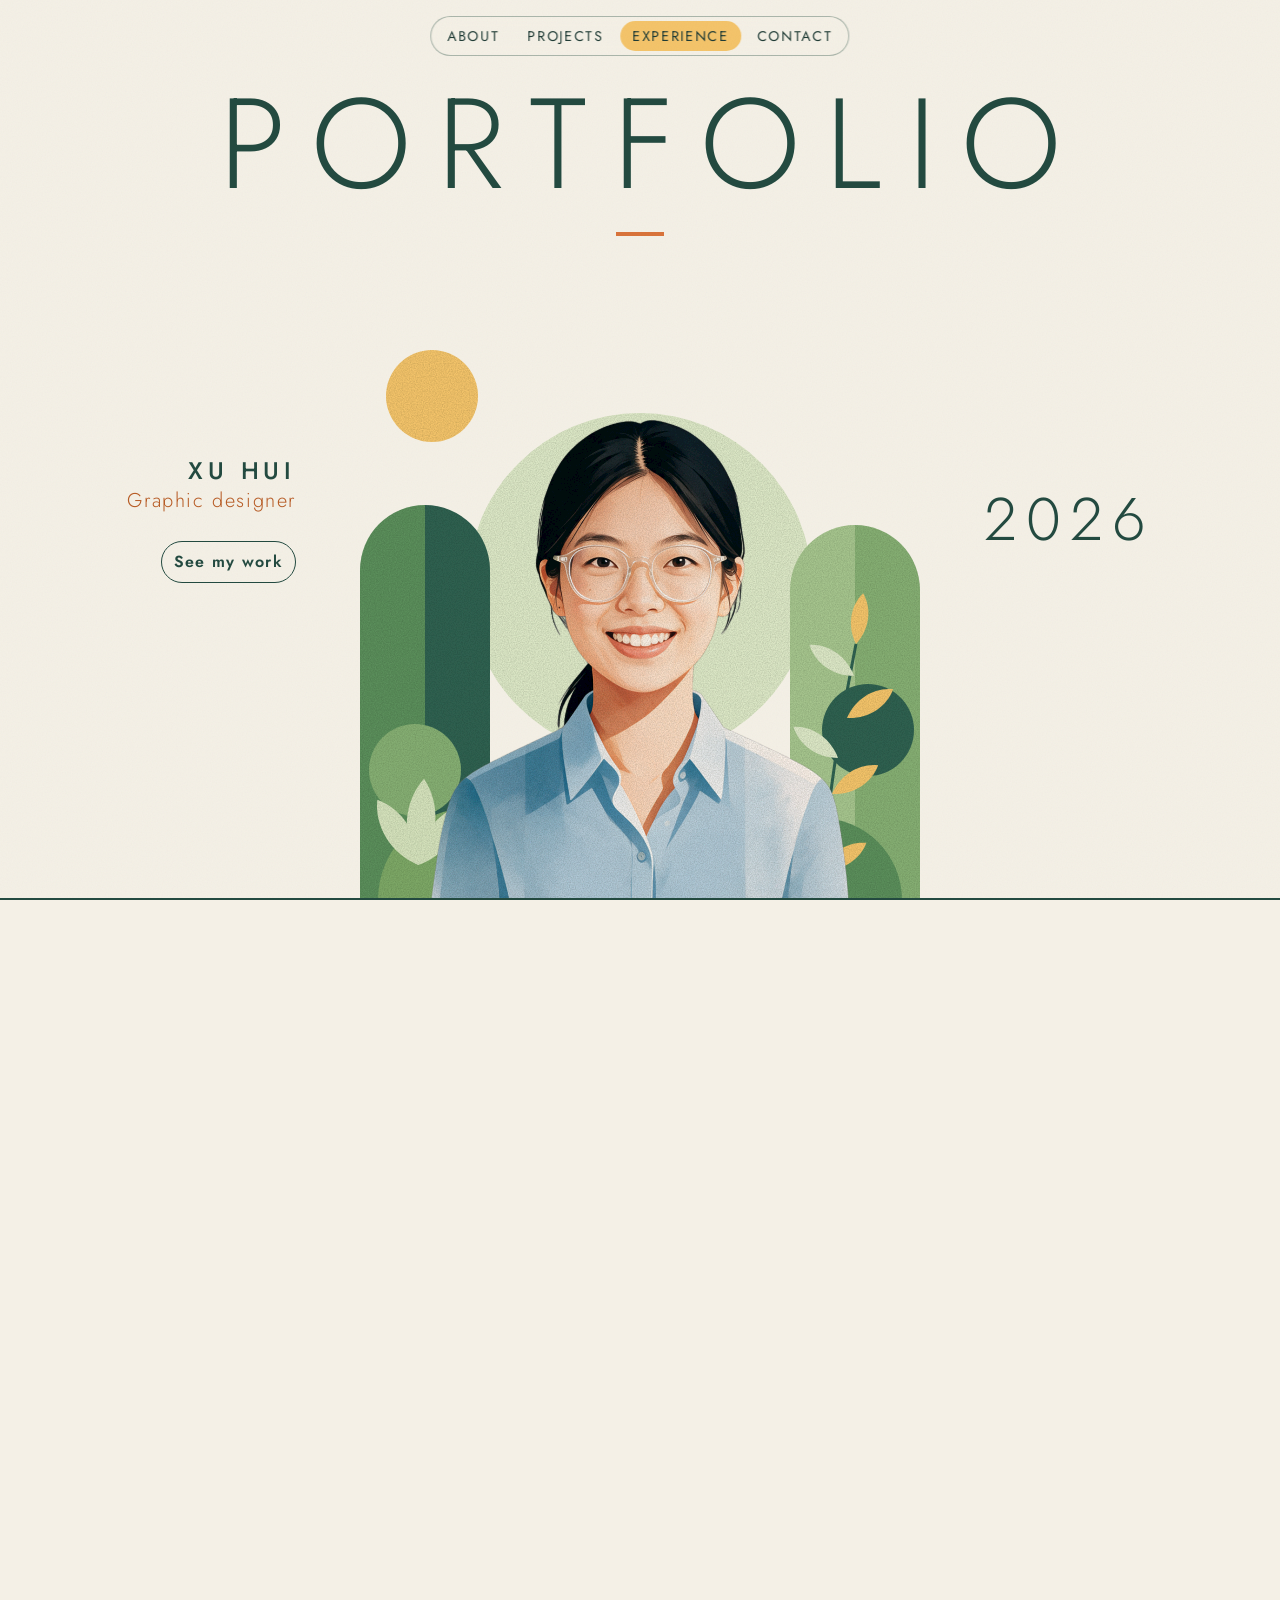
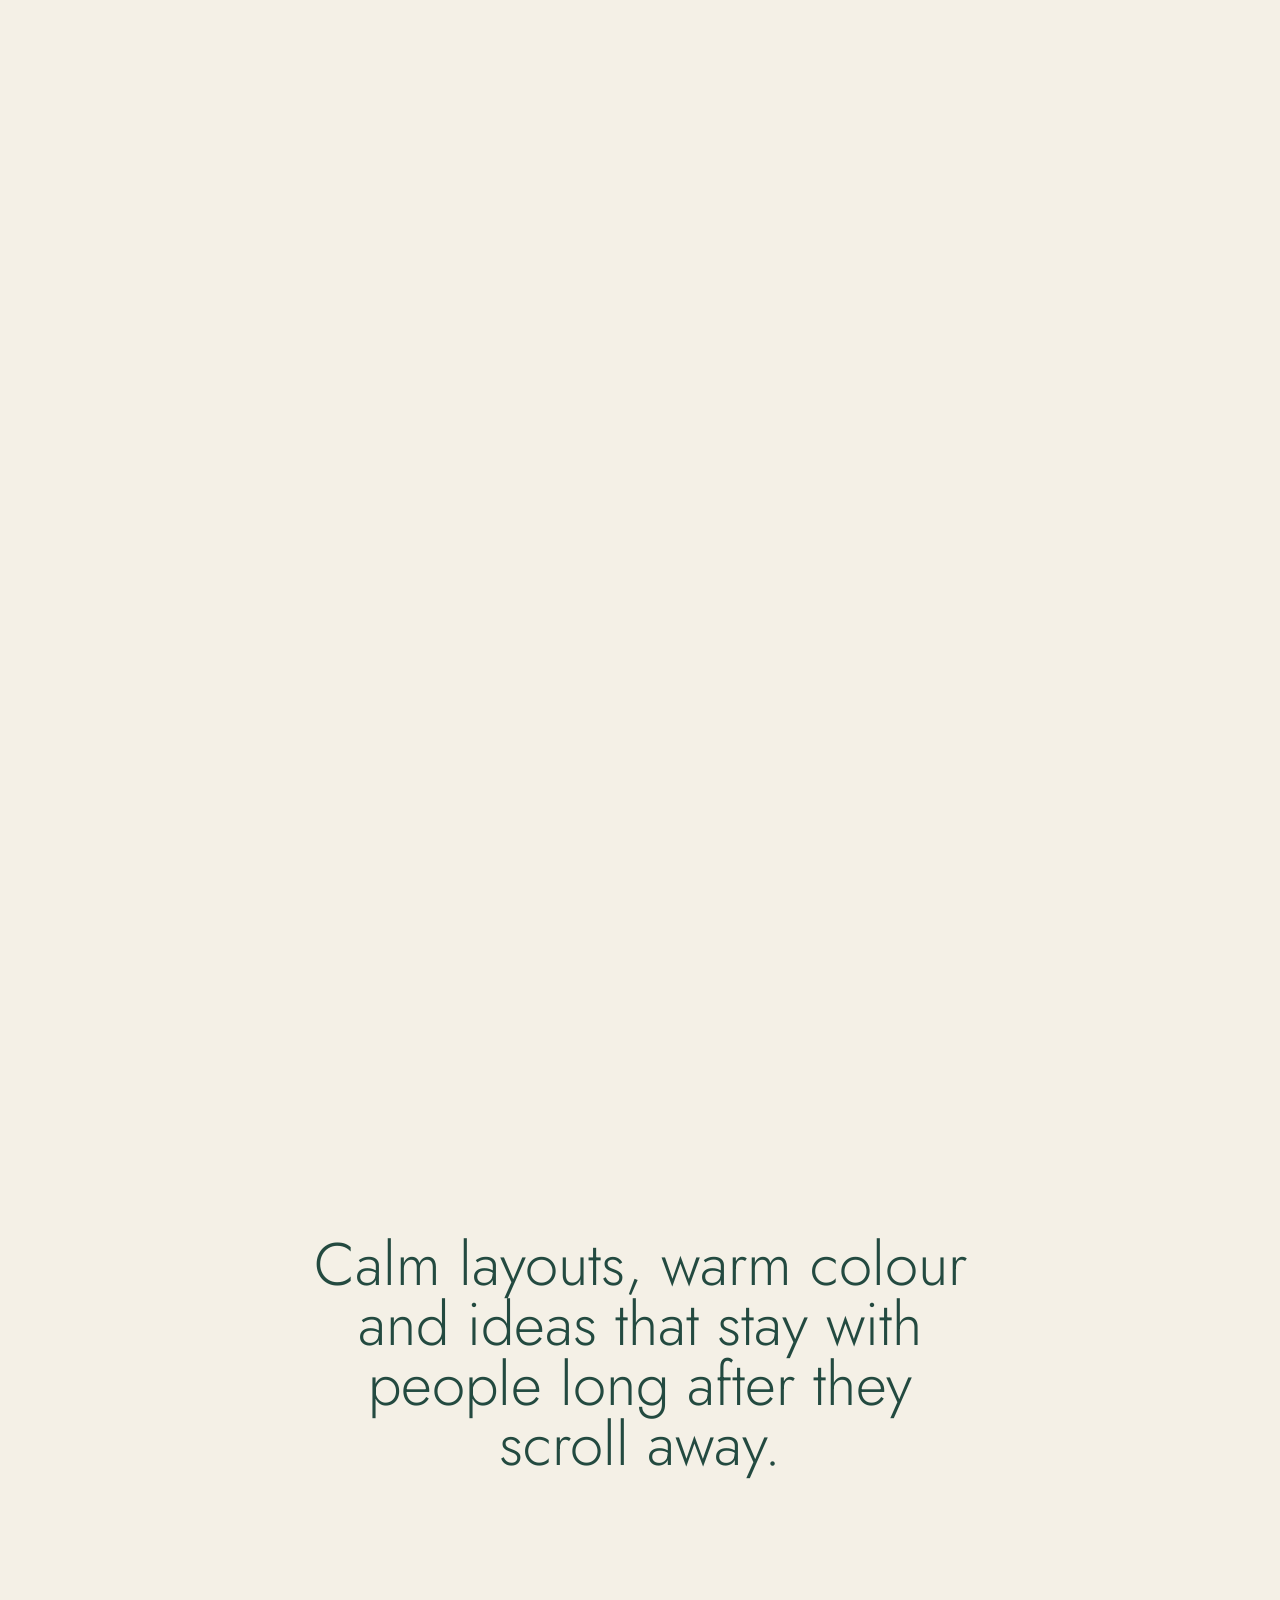
<file: index.html>
<!DOCTYPE html>
<!--
  PORTFOLIO V3: minimalist illustration style
  Style: cream paper, flat geometric shapes (arches, circles, leaves), muted greens, one warm orange accent, light wide letter spacing.
  File map: assets/css/style.css = looks | index.html = content + illustration | assets/js/main.js = projects list | assets/js/motion.js + motion.css = animation
  Search for "EDIT:" to find what you will change most.
-->
<html lang="en">
<head>
<meta charset="utf-8">
<meta name="viewport" content="width=device-width, initial-scale=1">
<script>document.documentElement.classList.add('js')</script>
<!-- EDIT: tab title and share text -->
<title>Xu Hui, Graphic designer | Portfolio 2026</title>
<meta name="description" content="Portfolio 2026 of Xu Hui, a graphic designer who makes posters, websites and games.">
<meta property="og:title" content="Xu Hui, Graphic designer | Portfolio 2026">
<meta property="og:type" content="website">
<meta property="og:description" content="Posters, websites and games by Xu Hui, a graphic designer.">
<!-- EDIT: after you publish, replace YOUR-USERNAME with your GitHub name so shared links show the picture (og-image.png is included) -->
<meta property="og:image" content="https://YOUR-USERNAME.github.io/portfolio/og-image.png">
<meta name="twitter:card" content="summary_large_image">
<meta name="theme-color" content="#F4F0E6">
<script type="application/ld+json">{"@context":"https://schema.org","@type":"Person","name":"Xu Hui","jobTitle":"Graphic designer"}</script>
<link rel="icon" href="data:image/svg+xml,<svg xmlns=%22http://www.w3.org/2000/svg%22 viewBox=%220 0 100 100%22><circle cx=%2250%22 cy=%2250%22 r=%2240%22 fill=%22%23F4C46A%22/></svg>">
<link rel="preconnect" href="https://fonts.googleapis.com">
<link rel="preconnect" href="https://fonts.gstatic.com" crossorigin>
<!-- One light, wide typeface for the whole site (like the letters in your reference) -->
<link href="https://fonts.googleapis.com/css2?family=Jost:wght@300;400;500;600&display=swap" rel="stylesheet">

<link rel="stylesheet" href="assets/css/style.css">

<link rel="stylesheet" href="assets/css/motion.css">

</head>
<body>
<a class="skip" href="#main">Skip to content</a>
<nav aria-label="Main"><a href="#about">About</a><a href="#projects">Projects</a><a href="#experience">Experience</a><a href="#contact">Contact</a></nav>
<div class="mbar"><span class="brand">Xu Hui</span><button class="menu-btn" aria-expanded="false" aria-controls="menu" aria-label="Open menu"><i></i><i></i></button></div>
<div id="menu" aria-label="Menu"></div>

<!-- HERO: layout like your reference. Title on top, name on the left, year on the right, character at the bottom -->
<header class="hero" id="top">
  <div class="title"><h1>Portfolio</h1><i></i></div>
  <div class="who"><p class="name">Xu Hui</p><p class="role">Graphic designer</p><p class="cta"><a class="btn" href="#projects">See my work</a></p></div> <!-- EDIT: name and position -->
  <p class="year">2026</p>
  <div class="art-hero">
    <!-- THE ILLUSTRATION (SVG). Drawn from your photo: dark hair with a centre parting, clear round glasses, a big smile, navy blazer, cream blouse.
         "defs" holds reusable parts (grain texture, leaf, background shapes, the person). The same person is reused in the About section. -->
    <svg viewBox="0 0 640 600" preserveAspectRatio="xMidYMax meet" role="img" aria-label="Illustration of Xu Hui, smiling, wearing round glasses and a navy blazer">
      <defs>
        <!-- paper grain that sits on top of the shapes, like the reference -->
        <filter id="grain" x="0" y="0" width="100%" height="100%"><feTurbulence type="fractalNoise" baseFrequency=".85" numOctaves="2" result="n"/>
          <feColorMatrix in="n" type="matrix" values="0 0 0 0 .1  0 0 0 0 .15  0 0 0 0 .1  0 0 0 .5 -.14" result="g"/>
          <feComposite in="g" in2="SourceAlpha" operator="in" result="gg"/><feBlend in="SourceGraphic" in2="gg" mode="multiply"/></filter>
        <path id="leaf" d="M0 0C14-20 14-46 0-64C-14-46-14-20 0 0Z"/>

<!-- BACKGROUND SHAPES: halo, arches, circles, sun, branch -->
        <g id="bg" filter="url(#grain)">
          <circle cx="320" cy="285" r="172" fill="#DCE7C6"/>
          <path d="M40 600V270A65 65 0 0 1 105 205V600Z" fill="#5B8F5B"/><path d="M105 600V205A65 65 0 0 1 170 270V600Z" fill="#2F6150"/>
          <path d="M470 600V290A65 65 0 0 1 535 225V600Z" fill="#A6C58E"/><path d="M535 600V225A65 65 0 0 1 600 290V600Z" fill="#86AF73"/>
          <circle cx="150" cy="600" r="92" fill="#7DA866"/><circle cx="500" cy="600" r="82" fill="#5B8F5B"/>
          <circle cx="95" cy="470" r="46" fill="#86AF73"/><circle cx="548" cy="430" r="46" fill="#2F6150"/>
          <circle cx="112" cy="96" r="46" fill="#F4C46A"/>
          <!-- pale leaves on the left arch -->
          <g class="sway">
          <g fill="#D5E2BC"><use href="#leaf" transform="translate(98 565) rotate(-32) scale(1.2)"/><use href="#leaf" transform="translate(98 565) rotate(4) scale(1.35)"/><use href="#leaf" transform="translate(98 565) rotate(36) scale(1.15)"/></g>
          </g>
          <!-- branch bottom right, sways gently -->
        <g transform="translate(-40, 320)">
          <g class="sway">
            <path d="M576 24C562 96 548 170 542 262" fill="none" stroke="#2F6150" stroke-width="3"/>
            <g fill="#DCE7C6">
              <use href="#leaf" transform="translate(574 56) rotate(-55) scale(.85)"/>
              <use href="#leaf" transform="translate(558 138) rotate(-55) scale(.85)"/>
              <use href="#leaf" transform="translate(547 212) rotate(-55) scale(.8)"/>
            </g>
            <g fill="#F4C46A">
              <use href="#leaf" transform="translate(576 24) rotate(8) scale(.8)"/>
              <use href="#leaf" transform="translate(567 98) rotate(58) scale(.85)"/>
              <use href="#leaf" transform="translate(552 174) rotate(58) scale(.85)"/>
              <use href="#leaf" transform="translate(543 250) rotate(58) scale(.8)"/>
            </g>
          </g>
        </g>

        <!-- CHARACTER DEFINITION -->
        <g id="person" filter="url(#grain)">
          <image href="assets/images/character.png" x="80" y="120" width="480" height="480" preserveAspectRatio="xMidYMid meet"/>
        </g>
      </defs>

      <use href="#bg"/>
      <use href="#person"/>
    </svg>
  </div>
  <div class="ground"></div>
</header>

<main id="main">
<section id="about" class="about rise">
  <h2>About</h2>
  <div class="about-grid">
    <!-- same illustration, cropped into an arch -->
    <svg class="portrait" viewBox="110 90 420 510" role="img" aria-label="Illustrated portrait of Xu Hui"><rect x="110" y="90" width="420" height="510" fill="#EAE4D3"/><use href="#bg"/><use href="#person"/></svg>
    <!-- EDIT: your intro, 2 to 3 sentences -->
    <p>I’m Xu Hui, a graphic designer who loves calm layouts, bold ideas and a little playfulness. I design posters, websites and game visuals in Illustrator, Photoshop and Figma, and I can code in HTML, CSS, Python and C#, so I can build what I design. I’m looking for a design role where I can do both.</p>
  </div>
</section>

<section id="projects" class="rise">
  <h2>Projects</h2>
  <div class="tabs" role="group" aria-label="Filter projects"></div>
  <div class="grid"></div>
</section>
<dialog id="dlg" aria-label="Project details"></dialog>

<!-- TAGLINE: one big statement. Words light up one by one as you scroll past -->
<section class="tagline" aria-label="Tagline">
  <!-- EDIT: the one sentence you want people to remember (two lines or more) -->
  <p id="tagline">Calm layouts, warm colour and ideas that stay with people long after they scroll away.</p>
</section>

<section id="skills" class="rise">
  <h2>Skills</h2>
  <div class="chips"><b>Design</b><span class="chip">Adobe Illustrator</span><span class="chip">Adobe Photoshop</span><span class="chip">Figma</span><span class="chip">Poster design</span></div>
  <div class="chips"><b>Build</b><span class="chip">Python</span><span class="chip">HTML</span><span class="chip">CSS</span><span class="chip">JavaScript</span><span class="chip">Wix</span><span class="chip">Unity</span><span class="chip">C#</span></div>
  <div class="chips"><b>Additional Skills</b><span class="chip">Blender</span><span class="chip">Photography</span><span class="chip">Videography</span><span class="chip">CapCut</span></div>
</section>

<!-- PROCESS: how you work, in three steps. EDIT the wording -->
<section id="process" class="rise">
  <h2>Process</h2>
  <ol class="steps">
    <li><span>1</span><h3>Listen</h3><p>I start with the goal, the audience and the place where the design will be seen.</p></li>
    <li><span>2</span><h3>Sketch</h3><p>Rough ideas and colour studies come early, so changes stay small and quick.</p></li>
    <li><span>3</span><h3>Deliver</h3><p>Final files are made ready for print and screen, with the source files included.</p></li>
  </ol>
</section>

<!-- EXPERIENCE: Newest first -->
<section id="experience" class="rise">
  <h2>Experience</h2>
  <ol class="tl">
    <li>
      <time>Apr 2026 – Jul 2026</time>
      <h3>Junior Graphic Designer, Pure Medisciences (M) Sdn Bhd</h3>
      <p>Designed marketing posters, video thumbnails, brochures, and custom social media cover images for digital content branding.</p>
    </li>
    <li>
      <time>Mar 2025 – Sep 2025</time>
      <h3>Multimedia Graphic Designer Intern, Raffles American School</h3>
      <p>Produced promotional event posters, captured photography, and edited videography content while generating social media graphics.</p>
    </li>
    <li>
      <time>Aug 2022 – Sep 2022</time>
      <h3>Tutor, Wisdom Mutiara Mas</h3>
      <p>Guided students in effective study strategies, homework completion, and targeted exam preparation.</p>
    </li>
    <li>
      <time>Jul 2021 – Sep 2021</time>
      <h3>Designer's Assistant, IT Specialist</h3>
      <p>Created digital marketing materials and optimized visual design assets based on user feedback.</p>
    </li>
    <li>
      <time>Oct 2021 – Dec 2025</time>
      <h3>B.Sc. in Mathematics Computer Graphics, Universiti Malaysia Sabah</h3>
      <p>Graduated with 3.43 CGPA. Recipient of the Asian Youth Innovation Gold Award (Youth) and developed a 2D/3D Chinese Calligraphy Bezier curve modeling system.</p>
    </li>
  </ol>
</section>

<section id="contact" class="contact rise">
  <h2>Contact</h2>
  <a class="mail" href="mailto:jqi3101@gmail.com">jqi3101@gmail.com</a>
  
  <div class="links">
    <!-- Active Social Links -->
    <a href="https://www.linkedin.com/in/xu-hui-littlesloth/" target="_blank" rel="noopener noreferrer">LinkedIn</a>
    <a href="https://github.com/xhui01?tab=repositories" target="_blank" rel="noopener noreferrer">GitHub</a>
    
    <!-- Active CV Download Link -->
    <a href="assets/docs/xu-hui-cv.pdf" download="xu-hui-cv.pdf">Download CV</a>
  </div>
</section>

<script src="assets/js/main.js"></script>

<script src="assets/js/motion.js"></script>

</body>
</html>
</file>
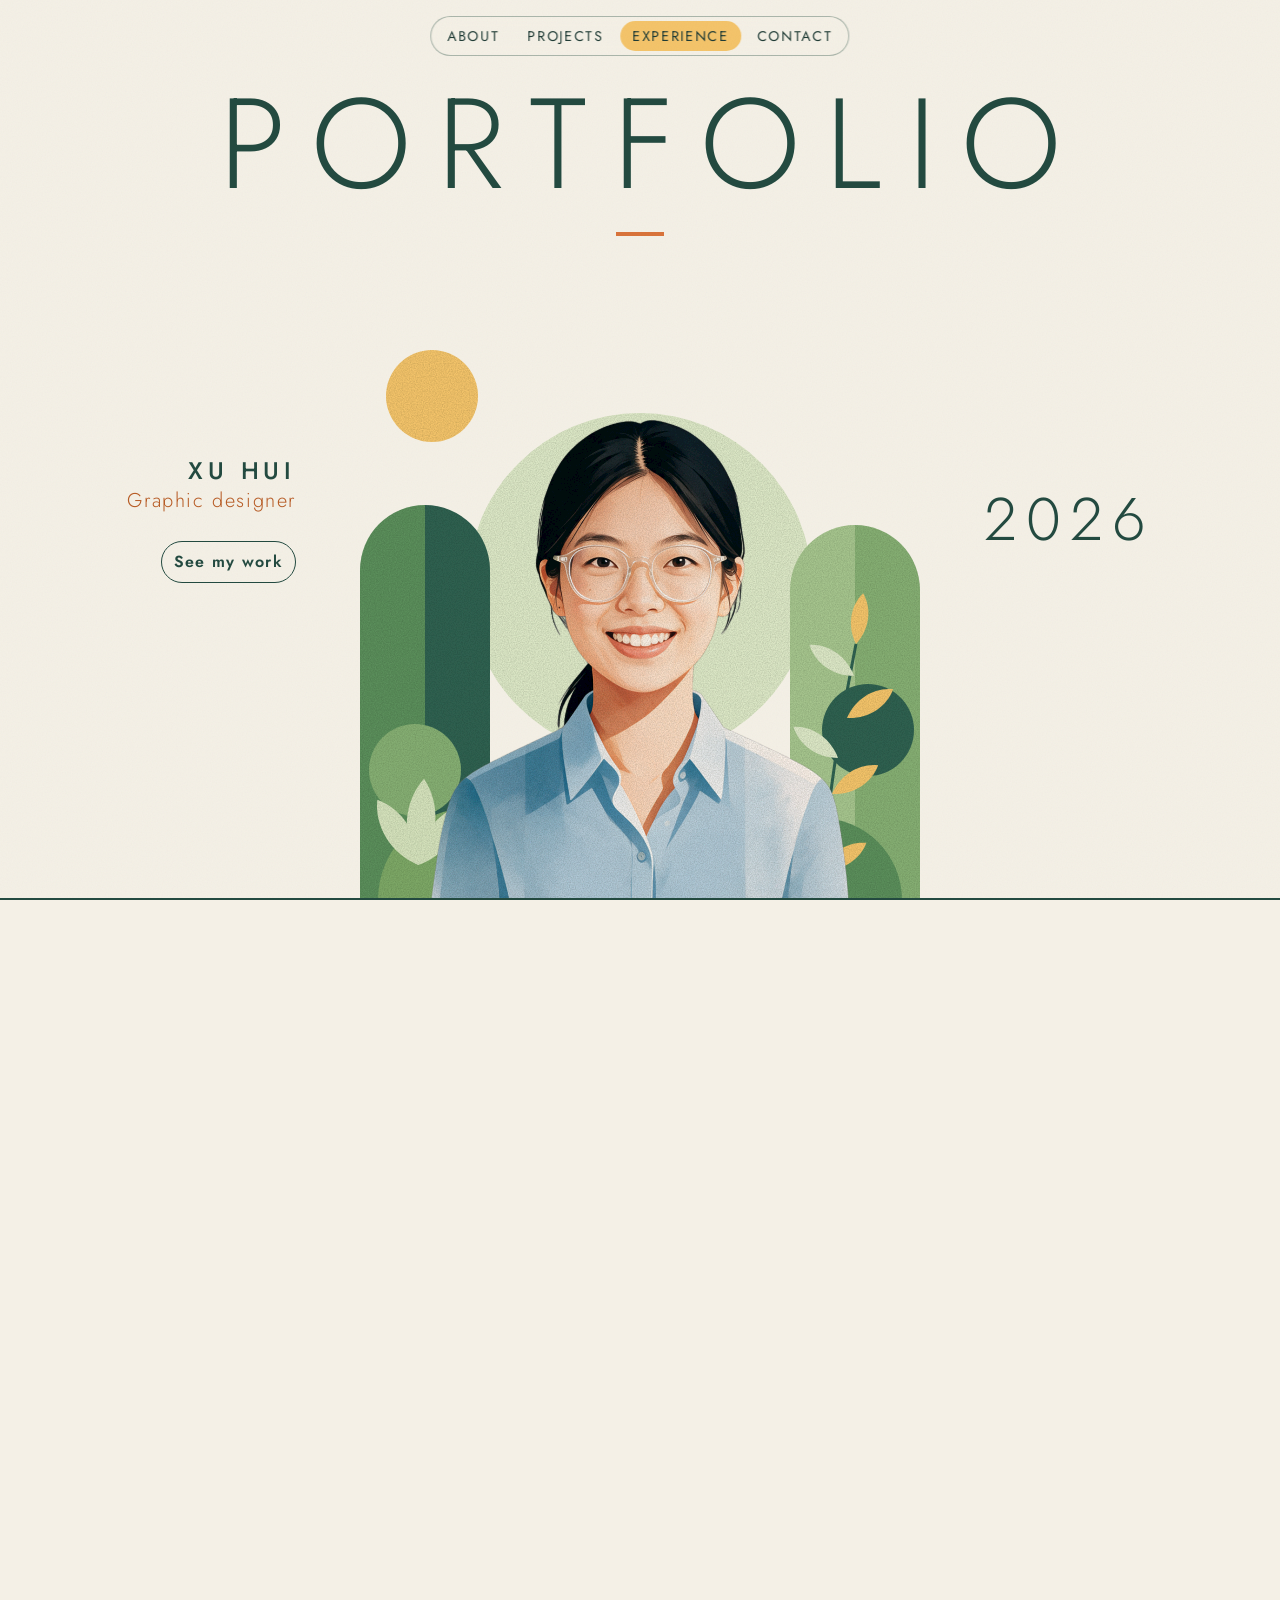
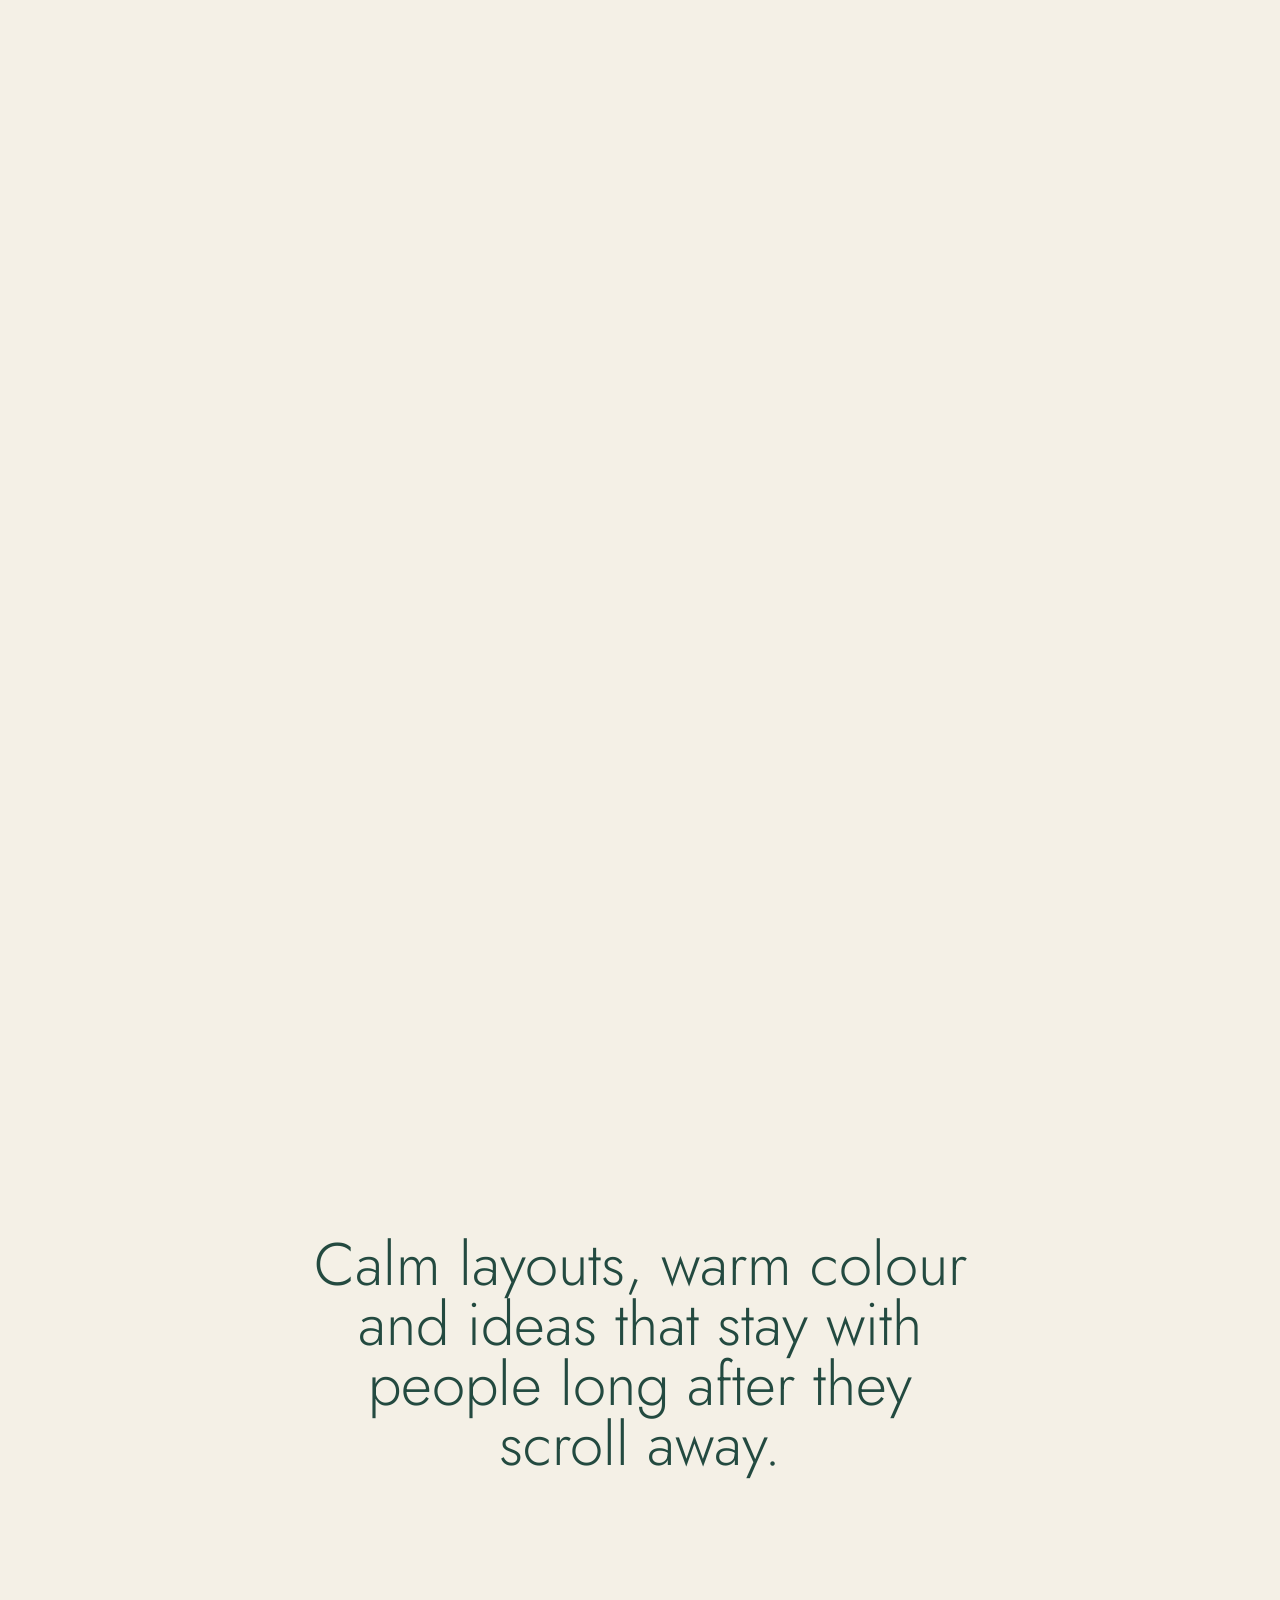
<file: Website-0002/index.html>
<!DOCTYPE html>
<!--
  PORTFOLIO V3: minimalist illustration style
  Style: cream paper, flat geometric shapes (arches, circles, leaves), muted greens, one warm orange accent, light wide letter spacing.
  File map: 1) <style> = looks  2) <body> = content + the illustration  3) <script> = projects list + small animations
  Search for "EDIT:" to find what you will change most.
-->
<html lang="en">
<head>
<meta charset="utf-8">
<meta name="viewport" content="width=device-width, initial-scale=1">
<script>document.documentElement.classList.add('js')</script>
<!-- EDIT: tab title and share text -->
<title>Xu Hui, Graphic designer | Portfolio 2026</title>
<meta name="description" content="Portfolio 2026 of Xu Hui, a graphic designer who makes posters, websites and games.">
<meta property="og:title" content="Xu Hui, Graphic designer | Portfolio 2026">
<meta property="og:type" content="website">
<meta property="og:description" content="Posters, websites and games by Xu Hui, a graphic designer.">
<!-- EDIT: after you publish, replace YOUR-USERNAME with your GitHub name so shared links show the picture (og-image.png is included) -->
<meta property="og:image" content="https://YOUR-USERNAME.github.io/portfolio/og-image.png">
<meta name="twitter:card" content="summary_large_image">
<meta name="theme-color" content="#F4F0E6">
<script type="application/ld+json">{"@context":"https://schema.org","@type":"Person","name":"Xu Hui","jobTitle":"Graphic designer"}</script>
<link rel="icon" href="data:image/svg+xml,<svg xmlns=%22http://www.w3.org/2000/svg%22 viewBox=%220 0 100 100%22><circle cx=%2250%22 cy=%2250%22 r=%2240%22 fill=%22%23F4C46A%22/></svg>">
<link rel="preconnect" href="https://fonts.googleapis.com">
<link rel="preconnect" href="https://fonts.gstatic.com" crossorigin>
<!-- One light, wide typeface for the whole site (like the letters in your reference) -->
<link href="https://fonts.googleapis.com/css2?family=Jost:wght@300;400;500;600&display=swap" rel="stylesheet">

<style>
/* ============ 1. TOKENS (change a value here, it changes everywhere) ============ */
:root{
  /* palette taken from the reference illustration */
  --paper:#F4F0E6; --paper2:#EAE4D3; --ink:#1F3B35; --deep:#234A40; --muted:#5F6F68;
  --green:#5B8F5B; --sage:#A6C58E; --pale:#D5E2BC; --sun:#F4C46A; --orange:#D9733A; --orange-text:#B85C25;
  --font:'Jost',system-ui,sans-serif;
  /* spacing steps */
  --s2:2px; --s4:4px; --s8:8px; --s12:12px; --s16:16px; --s24:24px; --s32:32px; --s40:40px; --s48:48px; --s64:64px; --s80:80px; --s96:96px;
  /* type scale (Tailwind steps) */
  --sm:.875rem; --base:1rem; --lg:1.125rem; --xl:1.25rem; --x2:1.5rem; --x3:1.875rem; --x4:2.25rem; --x5:3rem; --x6:3.75rem; --x8:6rem; --x9:8rem;
  --ease:cubic-bezier(0.22,1,0.36,1);
}

/* ============ 2. BASICS ============ */
*{box-sizing:border-box;margin:0}
html{scroll-behavior:smooth}
body{background:var(--paper);color:var(--ink);font:400 var(--base)/1.6 var(--font)}
/* soft paper grain over the whole page */
body::before{content:"";position:fixed;inset:0;pointer-events:none;z-index:40;opacity:.05;mix-blend-mode:multiply;
  background:url("data:image/svg+xml,%3Csvg xmlns='http://www.w3.org/2000/svg' width='200' height='200'%3E%3Cfilter id='n'%3E%3CfeTurbulence type='fractalNoise' baseFrequency='.8' numOctaves='2'/%3E%3C/filter%3E%3Crect width='100%25' height='100%25' filter='url(%23n)'/%3E%3C/svg%3E")}
a{color:inherit}
p{text-wrap:pretty}
h1,h2,h3{text-wrap:balance} /* no lonely last word */
:focus-visible{outline:2px solid var(--deep);outline-offset:var(--s4)}
section{padding:var(--s96) var(--s24);max-width:1100px;margin:0 auto}
/* section titles: light, wide, small orange rule (same motif as the hero) */
h2{font-weight:300;font-size:var(--x2);letter-spacing:.25em;text-transform:uppercase;color:var(--deep);margin-bottom:var(--s48)}
h2::after,.title i{content:"";display:block;width:var(--s48);height:var(--s4);background:var(--orange);margin-top:var(--s16)}
.skip{position:absolute;left:var(--s16);top:-100px;background:var(--sun);padding:var(--s8) var(--s12);border-radius:8px;z-index:60}
.skip:focus{top:var(--s16)}

/* buttons and tabs: thin outline, wide letters */
.btn,.tabs button,.dlg button{font:600 var(--base)/1.5 var(--font);letter-spacing:.08em;padding:var(--s8) var(--s12);
  background:transparent;color:var(--deep);border:1px solid var(--deep);border-radius:9999px;cursor:pointer;text-decoration:none;display:inline-block;
  transition:background-color 300ms var(--ease),color 300ms var(--ease),transform 500ms var(--ease)}
.btn:hover,.tabs button:hover,.dlg button:hover{background:var(--pale)}
.tabs button[aria-pressed=true]{background:var(--deep);color:var(--paper)}
.tabs button{font-size:var(--sm);letter-spacing:.12em;text-transform:uppercase} /* smaller buttons: 14px semibold */
.btn:active,.tabs button:active,.card:active,nav a:active{transform:scale(.98)} /* pressed state */

/* Container for action buttons */
.dlg-actions {
  display: flex;
  flex-direction: column;
  gap: 12px;
  align-items: flex-start; /* Keeps buttons left-aligned */
  margin-top: 16px;
}

/* Adjust View project button styling & width */
.btn-project {
  width: auto;            /* Auto-fit to text size */
  padding: 8px 24px;      /* Standard padding matching Close button */
  text-align: center;
  box-sizing: border-box;
}

/* IF WANT A FIXED WIDTH (e.g. 180px): */
.btn-project {
  width: 180px;
  text-align: center;
}


/* ============ 3. NAV ============ */
nav{position:fixed;top:var(--s16);left:50%;transform:translateX(-50%);z-index:30;display:flex;gap:var(--s4);
  background:rgba(244,240,230,.75);backdrop-filter:blur(12px);-webkit-backdrop-filter:blur(12px);
  border:1px solid rgba(35,74,64,.35);border-radius:9999px;padding:var(--s4)}
nav a{text-decoration:none;font-size:var(--sm);letter-spacing:.12em;text-transform:uppercase;padding:var(--s4) var(--s12);border-radius:9999px;transition:background-color 300ms var(--ease)}
nav a:hover,nav a[aria-current]{background:var(--sun)}
/* MOBILE MENU: small bar with a toggle, opens a full height blurred panel. Links come from the nav above (see script) */
.mbar{display:none;position:fixed;top:var(--s16);left:var(--s16);right:var(--s16);z-index:55;justify-content:space-between;align-items:center;
  background:rgba(244,240,230,.75);backdrop-filter:blur(12px);-webkit-backdrop-filter:blur(12px);border:1px solid rgba(35,74,64,.35);border-radius:9999px;padding:var(--s4) var(--s4) var(--s4) var(--s16)}
.brand{font-size:var(--sm);font-weight:500;letter-spacing:.2em;text-transform:uppercase}
.menu-btn{position:relative;width:40px;height:40px;background:none;border:0;cursor:pointer;border-radius:9999px}
.menu-btn i{position:absolute;left:12px;right:12px;height:2px;background:var(--deep);transition:transform 500ms var(--ease)}
.menu-btn i:nth-child(1){top:14px}.menu-btn i:nth-child(2){top:24px}
.menu-btn[aria-expanded=true] i:nth-child(1){transform:translateY(5px) rotate(45deg)}.menu-btn[aria-expanded=true] i:nth-child(2){transform:translateY(-5px) rotate(-45deg)}
#menu{position:fixed;inset:0;z-index:50;display:flex;flex-direction:column;justify-content:center;align-items:center;gap:var(--s24);
  background:rgba(244,240,230,.96);backdrop-filter:blur(24px);-webkit-backdrop-filter:blur(24px);opacity:0;visibility:hidden;transition:opacity 500ms var(--ease),visibility 0s linear 500ms}
#menu.open{opacity:1;visibility:visible;transition-delay:0s}
#menu a{font-size:var(--x3);font-weight:300;letter-spacing:.2em;text-transform:uppercase;text-decoration:none;opacity:0;transform:translateY(24px);transition:opacity 500ms var(--ease),transform 500ms var(--ease)}
#menu.open a{opacity:1;transform:none;transition-delay:calc(min(var(--i)*60ms,400ms))} /* links arrive one by one, 60ms apart */
body.noscroll{overflow:hidden}

/* ============ 4. HERO (title top, name left, year right, illustration bottom centre) ============ */
.hero{position:relative;min-height:100svh;max-width:1280px;margin:0 auto;padding:var(--s80) var(--s24) 0;
  display:grid;grid-template-columns:1fr;grid-template-rows:auto auto auto 1fr;row-gap:var(--s16);justify-items:center;text-align:center}
.title{grid-row:1}
.title h1{font-weight:300;font-size:var(--x4);letter-spacing:.2em;margin-right:-.2em;text-transform:uppercase;color:var(--deep);line-height:1}
.title i{margin:var(--s24) auto 0}
.who{grid-row:2}.year{grid-row:3}.art-hero{grid-row:4;align-self:end;width:100%;max-width:640px}
.name{font-weight:500;font-size:var(--x2);letter-spacing:.2em;text-transform:uppercase;color:var(--deep);line-height:1.2}
.role{font-weight:300;font-size:var(--xl);letter-spacing:.08em;color:var(--orange-text)}
.year{font-weight:300;font-size:var(--x3);letter-spacing:.15em;color:var(--deep)}
.cta{margin-top:var(--s24)}
.art-hero svg{display:block;width:100%;height:auto;max-height:70svh}
.ground{position:absolute;left:0;right:0;bottom:0;height:var(--s2);background:var(--deep)}
@media(min-width:640px){.title h1{font-size:var(--x6)}}
@media(min-width:900px){
  .hero{grid-template-columns:1fr minmax(0,640px) 1fr;grid-template-rows:auto 1fr;column-gap:var(--s24);row-gap:0;text-align:left}
  .title{grid-column:1/-1;grid-row:1}
  .who{grid-column:1;grid-row:2;align-self:center;justify-self:end;text-align:right;padding-bottom:var(--s96)}
  .art-hero{grid-column:2;grid-row:2}
  .year{grid-column:3;grid-row:2;align-self:center;justify-self:start;font-size:var(--x6);padding-bottom:var(--s96)}
}
@media(min-width:1024px){.title h1{font-size:var(--x8)}}
@media(min-width:1280px){.title h1{font-size:var(--x9)}}
/* gentle entrance and sway */
@keyframes up{from{opacity:0;transform:translateY(24px)}}
@keyframes sway{to{transform:rotate(5deg)}}
.title,.who,.year{animation:up 900ms var(--ease) both}.who{animation-delay:150ms}.year{animation-delay:250ms}.art-hero{animation:up 1100ms var(--ease) 200ms both}
.sway{transform-box:fill-box;transform-origin:50% 100%;animation:sway 2s ease-in-out infinite alternate}

/* ============ 5. ABOUT ============ */
.about-grid{display:grid;gap:var(--s48);align-items:end}
.portrait{display:block;width:100%;max-width:320px;height:auto;border-radius:9999px 9999px 0 0;overflow:hidden} /* arch frame */
.about p{font-size:var(--lg);font-weight:300;max-width:560px;line-height:1.8}
@media(min-width:800px){.about-grid{grid-template-columns:320px 1fr;gap:var(--s64)}.about p{font-size:var(--xl)}}

/* ============ 6. PROJECTS ============ */
.tabs{display:flex;gap:var(--s8);flex-wrap:wrap;margin-bottom:var(--s32)}
.grid{display:grid;grid-template-columns:repeat(auto-fill,minmax(232px,1fr));gap:var(--s32) var(--s24)}
.card-title {
  min-height: 2.8em; /* Adjust to match 2 lines of text */
}
.card{background:none;border:0;text-align:left;cursor:pointer;font:inherit;color:inherit;transition:transform 500ms var(--ease)}
.art{aspect-ratio:3/4;border-radius:16px;overflow:hidden;background:var(--paper2);transition:transform 500ms var(--ease)} /* 3/4 = portrait poster */
.art svg,.art img{display:block;width:100%;height:100%;object-fit: cover; background:var(--paper2)} /* svg = placeholder, img = real artwork */ /* contain Prevents cropping, fits image inside without stretching */
.art img{opacity:0;transition:opacity 500ms var(--ease)}.art img.ok{opacity:1} /* the flat sand colour of .art is the loading state */
.card:hover .art{transform:translateY(-6px)}

/* .card h3{font-weight:400;font-size:var(--lg);margin-top:var(--s12);line-height:1.4} */
.card h3 { 
  font-weight: 400; 
  font-size: var(--lg); 
  margin-top: var(--s12); 
  line-height: 1.4; 
  transition: color var(--duration-fast) var(--ease); /* Enables smooth color fading */
}

.card:hover h3 { 
  color: var(--orange-text); 
}

.card small{color:var(--muted);font-size:var(--sm);letter-spacing:.12em;text-transform:uppercase}
.empty{display:grid;gap:var(--s16);justify-items:start;max-width:232px;color:var(--muted)}.empty svg{width:100%;aspect-ratio:3/4;border-radius:16px}
.tagline{text-align:center}
.tagline p{max-width:680px;margin:0 auto;font-weight:300;font-size:var(--x4);line-height:1.11;color:var(--deep)}
.tagline .w{opacity:.3;transition:opacity 500ms var(--ease)}.tagline .w.on{opacity:1} /* muted first, then each word turns full colour */
@media(min-width:640px){.tagline p{font-size:var(--x5);line-height:1}}@media(min-width:1024px){.tagline p{font-size:var(--x6)}}
.steps{list-style:none;padding:0;display:grid;gap:var(--s32)}
.steps span{display:grid;place-items:center;width:var(--s48);height:var(--s48);border-radius:9999px;background:var(--sun);font-weight:500;margin-bottom:var(--s16)}
.steps h3{font-weight:400;font-size:var(--xl);line-height:1.4}.steps p{font-weight:300;margin-top:var(--s8)}
@media(min-width:800px){.steps{grid-template-columns:repeat(3,1fr);gap:var(--s48)}}

/* 1. Modal Dialog Container Reset */
dialog#dlg {
  border: none;
  border-radius: 16px;
  padding: 0;
  max-width: 900px;
  width: 90vw;
  max-height: 85vh;
  overflow: hidden;
  box-shadow: 0 20px 40px rgba(0, 0, 0, 0.2);
  background: #fbf9f4; /* Match light background */
}

dialog::backdrop{background:rgba(31,59,53,.5)}

/* 2. Side-by-Side Main Layout */
.dlg {
  display: flex;
  flex-direction: row;
  height: 100%;
  max-height: 85vh;
}

/* Left Media Column (Images & Thumbnails) */
.dlg-media {
  flex: 1.4;
  display: flex;
  flex-direction: column;
  background:var(--paper);color:var(--ink);
  /*background-color: #ebdcb9; /* Warm background accent for image showcase */
  overflow: hidden;
  padding: 16px;
  gap: 12px;
}

/* Center and Contain Main Image without Cropping */
.dlg-art-frame {
  flex: 1;
  display: flex;
  align-items: center;
  justify-content: center;
  overflow: hidden;
  min-height: 300px;
}

.dlg-art-frame img {
  max-width: 100%;
  max-height: 55vh;
  width: auto;
  height: auto;
  object-fit: contain; /* Keeps ratio intact for both portrait and landscape */
  border-radius: 8px;
}

/* Horizontal Thumbnail Carousel Bar at the Bottom */
/* Media Container Box */
.dlg-media {
  flex: 1.4;
  display: flex;
  flex-direction: column;
  align-items: center;
  justify-content: center;
  background-color: #ebdcb9; /* Warm theme background */
  padding: 24px 16px 16px;
  gap: 16px;
  position: relative;
}

/* Rounded Content Area Container */
.dlg-art-frame {
  position: relative;
  width: 100%;
  flex: 1;
  display: flex;
  align-items: center;
  justify-content: center;
  border-radius: 20px;
  overflow: hidden;
  min-height: 320px;
}

.dlg-art-frame img {
  max-width: 100%;
  max-height: 52vh;
  width: auto;
  height: auto;
  object-fit: contain;
}

#dlg-desc {
  text-align: justify; /* Aligns text evenly to left and right margins */
  transition: opacity 0.2s ease-in-out;
  line-height: 1.6;
  min-height: 48px; /* Prevents text area from collapsing/jumping between different string lengths */
}

/* Prev / Next Arrow Overlay Buttons */
.nav-btn {
  position: absolute;
  top: 50%;
  transform: translateY(-50%);
  width: 42px;
  height: 42px;
  border-radius: 50%;
  background: rgba(0, 0, 0, 0.4);
  color: #ffffff;
  border: 1px solid rgba(255, 255, 255, 0.6);
  font-size: 24px;
  line-height: 1;
  display: flex;
  align-items: center;
  justify-content: center;
  cursor: pointer;
  transition: all 0.2s ease;
  z-index: 10;
}

.nav-btn:hover {
  background: rgba(0, 0, 0, 0.75);
  border-color: #ffffff;
  scale: 1.05;
}

.prev-btn {
  left: 14px;
}

.next-btn {
  right: 14px;
}

/* Scroll Markers (Dots Container) */
.dlg-dots {
  display: flex;
  justify-content: center;
  align-items: center;
  gap: 10px;
  padding: 6px 0;
}

/* Individual Dot styling */
.dot {
  width: 5px;
  height: 5px;
  border-radius: 50%;
  background: transparent;
  border: 2px solid #edd66c;
  padding: 0;
  cursor: pointer;
  overflow: hidden;
  transition: background-color 0.2s ease, transform 0.2s ease;
}

.dot.active {
  background-color: #f4e9d5;
  transform: scale(1.15);
}

.dot:hover {
  opacity: 0.8;
}

/* Optional: Ensure child thumbnail items don't shrink */
.dlg-gallery > * {
  flex: 0 0 auto;
}

.thumb {
  border: 2px solid transparent;
  background: none;
  padding: 0;
  border-radius: 6px;
  cursor: pointer;
  flex-shrink: 0;
  width: 50px;
  height: 50px;
  overflow: hidden;
  opacity: 0.7;
  transition: all 0.2s ease;
}

.thumb.active,
.thumb:hover {
  opacity: 1;
  border-color: #d3a13d;
}

.thumb img {
  width: 100%;
  height: 100%;
  object-fit: cover;
}

/* Right Text Details Column */
.dlg-txt {
  flex: 1;
  padding: 32px 28px;
  display: flex;
  flex-direction: column;
  justify-content: center;
  background: #fbf9f4;
  color: #333;
}

.dlg-txt h3 {
  font-size: 1.6rem;
  margin-bottom: 12px;
}

.dlg-txt p {
  line-height: 1.5;
  margin-bottom: 16px;
  color: #555;
}

.dlg-tools {
  font-size: 0.9rem;
  color: #777;
}

.btn-close {
  margin-top: 16px;
  align-self: flex-start;
  padding: 8px 24px;
  border: 1px solid #333;
  border-radius: 20px;
  background: transparent;
  cursor: pointer;
}

/* Responsive adjustment for Mobile screens */
@media (max-width: 680px) {
  .dlg {
    flex-direction: column;
    overflow-y: auto;
  }
  .dlg-txt {
    padding: 20px;
  }
}

/* ============ 7. SKILLS ============ */
.chips{display:flex;flex-wrap:wrap;gap:var(--s8);margin-bottom:var(--s32)}
.chips b{width:100%;font-weight:500;font-size:var(--sm);letter-spacing:.2em;text-transform:uppercase;color:var(--orange-text)}
.chip{border:1px solid var(--deep);border-radius:9999px;padding:var(--s4) var(--s16);transition:background-color 300ms var(--ease)}
.chip:hover{background:var(--pale)}

/* ============ 8. EXPERIENCE ============ */
.tl{list-style:none;padding:0;border-left:1px solid var(--deep);margin-left:var(--s8)}
.tl li{position:relative;padding:0 0 var(--s40) var(--s32)}
.tl li::before{content:"";position:absolute;left:-8px;top:var(--s8);width:16px;height:16px;border-radius:50%;background:var(--sun)}
.tl h3{font-weight:400;font-size:var(--xl);line-height:1.4}
.tl time{color:var(--orange-text);font-size:var(--sm);letter-spacing:.12em;text-transform:uppercase}
.tl p{max-width:640px;margin-top:var(--s4);font-weight:300}

/* ============ 9. CONTACT + FOOTER ============ */
.contact{text-align:center}
.contact h2::after{margin-left:auto;margin-right:auto}
.mail{font-weight:300;font-size:var(--x3);letter-spacing:.04em;text-decoration:none;border-bottom:var(--s4) solid var(--orange);transition:background-color 300ms var(--ease)}
.mail:hover{background:var(--pale)}
.links{margin-top:var(--s32);display:flex;gap:var(--s24);justify-content:center;flex-wrap:wrap;font-size:var(--sm);letter-spacing:.15em;text-transform:uppercase}
.off{opacity:.4;cursor:not-allowed;pointer-events:none} /* link with no address yet */
footer a{display:inline-block;margin-bottom:var(--s12);color:var(--deep)}
footer{text-align:center;color:var(--muted);padding:var(--s48) var(--s24);font-size:var(--sm);letter-spacing:.12em;text-transform:uppercase}
@media(min-width:640px){.mail{font-size:var(--x5)}}

/* ============ MODAL GALLERY STYLES ============ */
.dlg-view { display: flex; flex-direction: column; background: var(--paper2); }
.dlg .art { min-height: 280px; max-height: 420px; overflow: hidden; }
.dlg-img { display: block; width: 100%; height: 100%; object-fit: contain; background: var(--paper2); }

.dlg-gallery {
  display: flex;
  gap: var(--s8);
  padding: var(--s12);
  overflow-x: auto;
  background: rgba(35,74,64,.05);
  border-top: 1px solid rgba(35,74,64,.1);
}
.dlg-gallery .thumb {
  width: 56px;
  height: 56px;
  padding: 0;
  border-radius: 8px;
  border: 2px solid transparent;
  overflow: hidden;
  cursor: pointer;
  flex-shrink: 0;
  background: none;
}
.dlg-gallery .thumb.active { border-color: var(--orange); }
.dlg-gallery .thumb img { width: 100%; height: 100%; object-fit: cover; display: block; }

/* ============ 10. SCROLL REVEAL + SMALL SCREENS + REDUCED MOTION ============ */
.js .rise{opacity:0;transform:translateY(32px);transition:opacity 700ms var(--ease),transform 700ms var(--ease)}
.js .rise.in{opacity:1;transform:none}
@media(max-width:700px){.dlg{grid-template-columns:1fr}.dlg .art{min-height:220px}nav{display:none}.mbar{display:flex}}
@keyframes fade{from{opacity:0}}
@media(prefers-reduced-motion:reduce){.sway{animation:none!important}.title,.who,.year,.art-hero{animation:fade 700ms var(--ease) both!important}.js .rise,#menu a,.card:hover .art{transform:none!important}.tagline .w{opacity:1}}
</style>

<link rel="stylesheet" href="motion.css">

</head>
<body>
<a class="skip" href="#main">Skip to content</a>
<nav aria-label="Main"><a href="#about">About</a><a href="#projects">Projects</a><a href="#experience">Experience</a><a href="#contact">Contact</a></nav>
<div class="mbar"><span class="brand">Xu Hui</span><button class="menu-btn" aria-expanded="false" aria-controls="menu" aria-label="Open menu"><i></i><i></i></button></div>
<div id="menu" aria-label="Menu"></div>

<!-- HERO: layout like your reference. Title on top, name on the left, year on the right, character at the bottom -->
<header class="hero" id="top">
  <div class="title"><h1>Portfolio</h1><i></i></div>
  <div class="who"><p class="name">Xu Hui</p><p class="role">Graphic designer</p><p class="cta"><a class="btn" href="#projects">See my work</a></p></div> <!-- EDIT: name and position -->
  <p class="year">2026</p>
  <div class="art-hero">
    <!-- THE ILLUSTRATION (SVG). Drawn from your photo: dark hair with a centre parting, clear round glasses, a big smile, navy blazer, cream blouse.
         "defs" holds reusable parts (grain texture, leaf, background shapes, the person). The same person is reused in the About section. -->
    <svg viewBox="0 0 640 600" preserveAspectRatio="xMidYMax meet" role="img" aria-label="Illustration of Xu Hui, smiling, wearing round glasses and a navy blazer">
      <defs>
        <!-- paper grain that sits on top of the shapes, like the reference -->
        <filter id="grain" x="0" y="0" width="100%" height="100%"><feTurbulence type="fractalNoise" baseFrequency=".85" numOctaves="2" result="n"/>
          <feColorMatrix in="n" type="matrix" values="0 0 0 0 .1  0 0 0 0 .15  0 0 0 0 .1  0 0 0 .5 -.14" result="g"/>
          <feComposite in="g" in2="SourceAlpha" operator="in" result="gg"/><feBlend in="SourceGraphic" in2="gg" mode="multiply"/></filter>
        <path id="leaf" d="M0 0C14-20 14-46 0-64C-14-46-14-20 0 0Z"/>

<!-- BACKGROUND SHAPES: halo, arches, circles, sun, branch -->
        <g id="bg" filter="url(#grain)">
          <circle cx="320" cy="285" r="172" fill="#DCE7C6"/>
          <path d="M40 600V270A65 65 0 0 1 105 205V600Z" fill="#5B8F5B"/><path d="M105 600V205A65 65 0 0 1 170 270V600Z" fill="#2F6150"/>
          <path d="M470 600V290A65 65 0 0 1 535 225V600Z" fill="#A6C58E"/><path d="M535 600V225A65 65 0 0 1 600 290V600Z" fill="#86AF73"/>
          <circle cx="150" cy="600" r="92" fill="#7DA866"/><circle cx="500" cy="600" r="82" fill="#5B8F5B"/>
          <circle cx="95" cy="470" r="46" fill="#86AF73"/><circle cx="548" cy="430" r="46" fill="#2F6150"/>
          <circle cx="112" cy="96" r="46" fill="#F4C46A"/>
          <!-- pale leaves on the left arch -->
          <g class="sway">
          <g fill="#D5E2BC"><use href="#leaf" transform="translate(98 565) rotate(-32) scale(1.2)"/><use href="#leaf" transform="translate(98 565) rotate(4) scale(1.35)"/><use href="#leaf" transform="translate(98 565) rotate(36) scale(1.15)"/></g>
          </g>
          <!-- branch bottom right, sways gently -->
        <g transform="translate(-40, 320)">
          <g class="sway">
            <path d="M576 24C562 96 548 170 542 262" fill="none" stroke="#2F6150" stroke-width="3"/>
            <g fill="#DCE7C6">
              <use href="#leaf" transform="translate(574 56) rotate(-55) scale(.85)"/>
              <use href="#leaf" transform="translate(558 138) rotate(-55) scale(.85)"/>
              <use href="#leaf" transform="translate(547 212) rotate(-55) scale(.8)"/>
            </g>
            <g fill="#F4C46A">
              <use href="#leaf" transform="translate(576 24) rotate(8) scale(.8)"/>
              <use href="#leaf" transform="translate(567 98) rotate(58) scale(.85)"/>
              <use href="#leaf" transform="translate(552 174) rotate(58) scale(.85)"/>
              <use href="#leaf" transform="translate(543 250) rotate(58) scale(.8)"/>
            </g>
          </g>
        </g>

        <!-- CHARACTER DEFINITION -->
        <g id="person" filter="url(#grain)">
          <image href="./image/character.png" x="80" y="120" width="480" height="480" preserveAspectRatio="xMidYMid meet"/>
        </g>
      </defs>

      <use href="#bg"/>
      <use href="#person"/>
    </svg>
  </div>
  <div class="ground"></div>
</header>

<main id="main">
<section id="about" class="about rise">
  <h2>About</h2>
  <div class="about-grid">
    <!-- same illustration, cropped into an arch -->
    <svg class="portrait" viewBox="110 90 420 510" role="img" aria-label="Illustrated portrait of Xu Hui"><rect x="110" y="90" width="420" height="510" fill="#EAE4D3"/><use href="#bg"/><use href="#person"/></svg>
    <!-- EDIT: your intro, 2 to 3 sentences -->
    <p>I’m Xu Hui, a graphic designer who loves calm layouts, bold ideas and a little playfulness. I design posters, websites and game visuals in Illustrator, Photoshop and Figma, and I can code in HTML, CSS, Python and C#, so I can build what I design. I’m looking for a design role where I can do both.</p>
  </div>
</section>

<section id="projects" class="rise">
  <h2>Projects</h2>
  <div class="tabs" role="group" aria-label="Filter projects"></div>
  <div class="grid"></div>
</section>
<dialog id="dlg" aria-label="Project details"></dialog>

<!-- TAGLINE: one big statement. Words light up one by one as you scroll past -->
<section class="tagline" aria-label="Tagline">
  <!-- EDIT: the one sentence you want people to remember (two lines or more) -->
  <p id="tagline">Calm layouts, warm colour and ideas that stay with people long after they scroll away.</p>
</section>

<section id="skills" class="rise">
  <h2>Skills</h2>
  <div class="chips"><b>Design</b><span class="chip">Adobe Illustrator</span><span class="chip">Adobe Photoshop</span><span class="chip">Figma</span><span class="chip">Poster design</span></div>
  <div class="chips"><b>Build</b><span class="chip">Python</span><span class="chip">HTML</span><span class="chip">CSS</span><span class="chip">JavaScript</span><span class="chip">Wix</span><span class="chip">Unity</span><span class="chip">C#</span></div>
  <div class="chips"><b>Additional Skills</b><span class="chip">Blender</span><span class="chip">Photography</span><span class="chip">Videography</span><span class="chip">CapCut</span></div>
</section>

<!-- PROCESS: how you work, in three steps. EDIT the wording -->
<section id="process" class="rise">
  <h2>Process</h2>
  <ol class="steps">
    <li><span>1</span><h3>Listen</h3><p>I start with the goal, the audience and the place where the design will be seen.</p></li>
    <li><span>2</span><h3>Sketch</h3><p>Rough ideas and colour studies come early, so changes stay small and quick.</p></li>
    <li><span>3</span><h3>Deliver</h3><p>Final files are made ready for print and screen, with the source files included.</p></li>
  </ol>
</section>

<!-- EXPERIENCE: Newest first -->
<section id="experience" class="rise">
  <h2>Experience</h2>
  <ol class="tl">
    <li>
      <time>Apr 2026 – Jul 2026</time>
      <h3>Junior Graphic Designer, Pure Medisciences (M) Sdn Bhd</h3>
      <p>Designed marketing posters, video thumbnails, brochures, and custom social media cover images for digital content branding.</p>
    </li>
    <li>
      <time>Mar 2025 – Sep 2025</time>
      <h3>Multimedia Graphic Designer Intern, Raffles American School</h3>
      <p>Produced promotional event posters, captured photography, and edited videography content while generating social media graphics.</p>
    </li>
    <li>
      <time>Aug 2022 – Sep 2022</time>
      <h3>Tutor, Wisdom Mutiara Mas</h3>
      <p>Guided students in effective study strategies, homework completion, and targeted exam preparation.</p>
    </li>
    <li>
      <time>Jul 2021 – Sep 2021</time>
      <h3>Designer's Assistant, IT Specialist</h3>
      <p>Created digital marketing materials and optimized visual design assets based on user feedback.</p>
    </li>
    <li>
      <time>Oct 2021 – Dec 2025</time>
      <h3>B.Sc. in Mathematics Computer Graphics, Universiti Malaysia Sabah</h3>
      <p>Graduated with 3.43 CGPA. Recipient of the Asian Youth Innovation Gold Award (Youth) and developed a 2D/3D Chinese Calligraphy Bezier curve modeling system.</p>
    </li>
  </ol>
</section>

<section id="contact" class="contact rise">
  <h2>Contact</h2>
  <a class="mail" href="mailto:jqi3101@gmail.com">jqi3101@gmail.com</a>
  
  <div class="links">
    <!-- Active Social Links -->
    <a href="https://www.linkedin.com/in/xu-hui-littlesloth/" target="_blank" rel="noopener noreferrer">LinkedIn</a>
    <a href="https://github.com/xhui01?tab=repositories" target="_blank" rel="noopener noreferrer">GitHub</a>
    
    <!-- Active CV Download Link -->
    <a href="./files/Pang Jia Qi - ATS Resume.pdf" download="Xu_Hui_CV.pdf">Download CV</a>
  </div>
</section>

<script>
/* ============ A. YOUR PROJECTS LIST ============ */
const projects = [
    {
    t: 'Mathematical Game Design',
    type: 'Game',
    d: 'Based on Year 5 syllabus, this interactive educational game was designed and developed using Unity and C#.',
    tools: 'Unity, C#',
    img: './Jobimages/ForntPage/EZFirgi.png',
    gallery: [
      { src: './Jobimages/ForntPage/EZFirgi.png', d: 'Main Title Screen featuring EZ Firgi math adventure.' },
      { src: './Jobimages/Math_Unity_Game/MainMenu.png', d: 'Interactive Main Menu showing play options and settings.' },
      { src: './Jobimages/Math_Unity_Game/MathWorld.png', d: 'World Map Selection screen categorized by topics.' },
      { src: './Jobimages/Math_Unity_Game/Achievement.png', d: 'Achievement tracking screen to motivate students.' },
      { src: './Jobimages/Math_Unity_Game/AddWorld.png', d: 'Addition stage environment layout.' },
      { src: './Jobimages/Math_Unity_Game/AddQuestions.png', d: 'Interactive arithmetic quiz gameplay interface.' },
      { src: './Jobimages/Math_Unity_Game/Lose.png', d: 'Game over popup with retry and review prompts.' },
      { src: './Jobimages/Math_Unity_Game/Pause.png', d: 'In-game pause overlay for audio & exit controls.' }
    ]
  },
  {
    t: 'Education Game Design',
    type: 'Game',
    d: 'Interactive educational game designed and developed using Unity and C#.',
    tools: 'Unity, C#',
    img: './Jobimages/ForntPage/EducationGame.png',
    gallery: [
      './main/education.png',
      { src: './Jobimages/3D-UnityGame/2.png',d: 'Color the related shapes using the specific color and insert the correct answer to the question.' },
      { src:'./Jobimages/3D-UnityGame/4.png',d:'Color the correct shapes using the defined color.'},
      { src:'./Jobimages/3D-UnityGame/8.png',d:'Enhance memory of the shapes by reading out the name of the shapes.'},
      { src:'./Jobimages/3D-UnityGame/5.png',d:'Level explaination and instructions for the player to follow.'}
    ]
  },
  {
    t: '3D Game Design',
    type: 'Game',
    d: '3D game environment, character models, and gameplay mechanics developed in Unity.',
    tools: 'Unity, C#',
    img: './Jobimages/ForntPage/3DGame.png',
    gallery: [
      './main/3DGame.png',
      { src: './Jobimages/UnityAssignmentProject/3D-1.png', d: 'Player need to collect the specific flowers to win the game in defiened time limit.' },
      { src: './Jobimages/UnityAssignmentProject/3D-2.png', d: 'Player HP will drop when collapse with an enemy. If HP reaches zero or player did not collect all items in the time limit, the player loses.' }
    ]
  },
{
    t: 'Period Tracking Application',
    type: 'APP',
    d: 'User experience and mobile application interface design for a female health and period tracking app.',
    tools: 'Figma',
    img: './Jobimages/ForntPage/PeriodApp.png',
    gallery: [
      {
        src: './main/FigmaPeriod.png',
        d: 'App splash screen featuring the minimalist Girl.F logo and branding tagline.'
      },
      {
        src: './Jobimages/PeriodApp/Device-1.png',
        d: 'Onboarding screen introducing personalized period tracking and health activity suggestions.'
      },
      {
        src: './Jobimages/PeriodApp/Device-2.png',
        d: 'Onboarding screen highlighting cycle phase notifications and wellness reminders.'
      },
      {
        src: './Jobimages/PeriodApp/Device-3.png',
        d: 'Onboarding screen detailing consultation features with female health specialists.'
      },
      {
        src: './Jobimages/PeriodApp/Device-4.png',
        d: 'User registration screen supporting email sign-up and social media authorization.'
      },
      {
        src: './Jobimages/PeriodApp/Device-5.png',
        d: 'User login screen with secure authentication options.'
      },
      {
        src: './Jobimages/PeriodApp/Device-6.png',
        d: 'Home Dashboard displaying period day countdown, pregnancy probability percentage, mood logging, and health articles.'
      },
      {
        src: './Jobimages/PeriodApp/Device-7.png',
        d: 'Home Dashboard in Ovulation Mode with dynamic color themes indicating high fertility windows.'
      },
      {
        src: './Jobimages/PeriodApp/Device-8.png',
        d: 'Notification Center providing quick alerts for ovulation, period start dates, and daily wellness suggestions.'
      },
      {
        src: './Jobimages/PeriodApp/Device-9.png',
        d: 'Chart & Calendar View featuring pregnancy prediction trends and color-coded cycle tracking.'
      },
      {
        src: './Jobimages/PeriodApp/Device-10.png',
        d: 'Cycle Length History screen providing multi-month duration analysis alongside the interactive calendar.'
      },
      {
        src: './Jobimages/PeriodApp/Device-11.png',
        d: 'User Profile screen featuring personal details, custom header illustrations, and lifestyle gallery highlights.'
      },
      {
        src: './Jobimages/PeriodApp/Device-12.png',
        d: 'Telemedicine Specialist Directory connecting users directly with obstetricians, gynecologists, and health experts.'
      },
      {
        src: './Jobimages/PeriodApp/Device-13.png',
        d: 'In-app Telemedicine Chat Interface for direct real-time Q&A consultations with medical professionals.'
      }
    ]
  },
  {
    t: 'Assignment Website Design',
    type: 'Web',
    d: 'Responsive portfolio website design focusing on minimalist visual layout and aesthetic structure.',
    tools: 'Figma, Wix, HTML/CSS',
    img: './Jobimages/ForntPage/WIX.png',
    gallery: [
      {
        src: './Jobimages/ForntPage/WIX.png',
        d: 'Brand logo and header concept for C.O.S. As a Mathematics Computer Graphics student, the name represents both our product line (Coffee & Soda) and the mathematical Cosine (cos) trigonometry rule. View live site by clicking the view project button.',
        link: 'https://pangjiabs21.wixsite.com/coffeeorsoda'
      },
      {
        src: './Jobimages/Wix/CoffeeMenu.png',
        d: 'Interactive Coffee Menu landing page layout showcasing handcrafted beverages.'
      },
      {
        src: './Jobimages/Wix/SodaMenu.png',
        d: 'Refreshment & Soda Menu layout displaying custom drinks and visual branding.'
      }
    ]
  },
  {
    t: 'Previous Company',
    type: 'Posters',
    d: 'Collection of promotional event posters, social media banners, thumbnails, and cover artwork.',
    tools: 'Illustrator, Photoshop, CapCut',
    img: './Jobimages/ForntPage/Company.png',
    gallery: [
      {
        src: './Jobimages/PureMed/GoutFizz MAY Post 2.png',
        d: 'PureMed GoutFizz promotional social media banner designed for the May campaign.'
      },
      {
        src: './Jobimages/PureMed/[Shopee] Lacto-Emune Bundle Thumbnail.png',
        d: 'E-commerce product thumbnail banner created for PureMed Lacto-Emune Shopee store.'
      },
      {
        src: './Jobimages/PureMed/GoutFizz JUN Post  1.png',
        d: 'PureMed GoutFizz marketing promotional post created for the June product highlight.'
      },
      {
        src: './Jobimages/Raffles/P9.png',
        d: 'Event promotional poster artwork designed for campus activities and marketing.'
      },
      {
        src: './Jobimages/Raffles/P10.png',
        d: 'Event poster layout showcasing graphic design and typography alignment.'
      },
      {
        src: './Jobimages/Raffles/capcut.png',
        d: 'Video editing workflow and thumbnail poster project arranged in CapCut.'
      }
    ]
  },
  {
    t: 'Blender 2D & 3D Animations',
    type: 'Self Learning',
    d: 'Full scene setup with lighting, camera, and character animation utilizing Grease Pencil for a 2D look in 3D.',
    tools: 'Blender',
    img: './Jobimages/ForntPage/Blender.png',
    gallery: [
      {
        src: './Jobimages/SelfLearn/Blender/ModelName1.png',
        d: 'Stylized 3D Vending Machine asset with custom NPR cell-shading and line art details.'
      },
      {
        src: './Jobimages/SelfLearn/Blender/ModelName2.png',
        d: 'Low-poly 3D cherry fruit pair render with soft gradient lighting.'
      },
      {
        src: './Jobimages/SelfLearn/Blender/ModelName3.png',
        d: 'Stylized jelly dessert 3D model with translucent material shading.'
      },
      {
        src: './Jobimages/SelfLearn/Blender/ModelName4.png',
        d: 'Cute 3D black cat character sitting inside a paper box model.'
      },
      {
        src: './Jobimages/SelfLearn/Blender/ModelName5.png',
        d: 'Cozy campfire night scene featuring stylized fantasy characters and flame lighting.'
      },
      {
        src: './Jobimages/SelfLearn/Blender/ModelName6.png',
        d: '3D product render featuring a detailed surface and the water molecule.'
      },
      {
        src: './Jobimages/SelfLearn/Blender/ModelName7.png',
        d: 'Glowing magic orb prop with subsurface emission material.'
      },
      {
        src: './Jobimages/SelfLearn/Blender/ModelName8.png',
        d: 'Stylized crystal sparkle FX element crafted for 3D game environment visuals.'
      }
    ]
  }
];

/* ============ B. BUILD CARDS & MODAL GALLERY ============ */
const pal=[['#5B8F5B','#2F6150','#F4C46A','#E7E1CF'],['#A6C58E','#86AF73','#D9733A','#EFE7D3'],['#8FB4DE','#5E86B8','#F4C46A','#E9E6DA'],['#2F6150','#1E4A40','#F4C46A','#DCE7C6']];
const motif=i=>{const[a,b,c,d]=pal[i%4];return `<svg viewBox="0 0 300 400" preserveAspectRatio="xMidYMid slice" aria-hidden="true"><rect width="300" height="400" fill="${d}"/><circle cx="215" cy="105" r="42" fill="${c}"/><path d="M50 400V215A75 75 0 0 1 125 140V400Z" fill="${a}"/><path d="M125 400V140A75 75 0 0 1 200 215V400Z" fill="${b}"/><circle cx="235" cy="352" r="55" fill="${a}"/><use href="#leaf" fill="${b}" transform="translate(235 300) rotate(20) scale(1.1)"/></svg>`};
const art=(p,i)=>`<div class="art">${p.img?`<img src="${p.img}" alt="${p.t}" loading="lazy" decoding="async" onload="this.classList.add('ok')" onerror="this.outerHTML=motif(${i})">`:motif(i)}</div>`;

const grid=document.querySelector('.grid'),tabs=document.querySelector('.tabs'),dlg=document.getElementById('dlg');

// 1. Render Cards to Grid
grid.innerHTML=projects.length?projects.map((p,i)=>`<button class="card" data-i="${i}" data-type="${p.type}">${art(p,i)}<h3>${p.t}</h3><small>${p.type}</small></button>`).join(''):`<div class="empty">${motif(0)}<p>New projects are on the way. Check back soon.</p></div>`;

// 2. Render Filter Tabs
['All',...new Set(projects.map(p=>p.type))].forEach((n,i)=>{
  const b=document.createElement('button');b.textContent=n;b.setAttribute('aria-pressed',i==0);
  b.onclick=()=>{tabs.querySelectorAll('button').forEach(x=>x.setAttribute('aria-pressed',x==b));
    grid.querySelectorAll('.card').forEach(c=>c.hidden=!(n=='All'||c.dataset.type==n))};
  tabs.append(b);
});

// 3. Open Modal with Gallery
grid.onclick = e => {
  const c = e.target.closest('.card');
  if (!c) return;
  const i = +c.dataset.i, p = projects[i];

  // // 1. Normalize gallery items so every element is an object { src, d }
  // const rawGallery = (p.gallery && p.gallery.length) ? p.gallery : (p.img ? [p.img] : []);
  // const imgs = rawGallery.map(item => {
  //   if (typeof item === 'string') {
  //     return { src: item, d: p.d }; // Fallback to main project description
  //   }
  //   return { src: item.src, d: item.d || p.d };
  // });

  // let currentIndex = 0;

  // // Build Dots Navigation HTML
  // const dotsHTML = imgs.length > 1 
  //   ? `<div class="dlg-dots">
  //        ${imgs.map((_, idx) => `
  //          <button class="dot ${idx === 0 ? 'active' : ''}" data-idx="${idx}" type="button" aria-label="Go to slide ${idx + 1}"></button>
  //        `).join('')}
  //      </div>`
  //   : '';

  // // Build Prev / Next Arrow HTML
  // const navButtonsHTML = imgs.length > 1
  //   ? `<button class="nav-btn prev-btn" type="button" aria-label="Previous image">‹</button>
  //      <button class="nav-btn next-btn" type="button" aria-label="Next image">›</button>`
  //   : '';

  // const mainImageHTML = imgs.length 
  //   ? `<img id="dlg-main-img" src="${imgs[0].src}" alt="${p.t}">` 
  //   : motif(i);

  // dlg.innerHTML = `
  //   <div class="dlg">
  //     <div class="dlg-media">
  //       <!-- Content Area Wrapper -->
  //       <div class="dlg-art-frame">
  //         ${mainImageHTML}
  //         ${navButtonsHTML}
  //       </div>
  //       <!-- Scroll Markers (Dots) -->
  //       ${dotsHTML}
  //     </div>
  //     <div class="dlg-txt">
  //       <h3>${p.t}</h3>
  //       <!-- Dynamic Description Text -->
  //       <p id="dlg-desc">${imgs[0] ? imgs[0].d : p.d}</p>
  //       <p class="dlg-tools"><strong>Tools:</strong> ${p.tools}</p>
  //       ${p.link ? `<a class="btn" href="${p.link}" target="_blank" rel="noopener noreferrer">View project</a>` : ''}
  //       <button class="btn btn-close" type="button" onclick="dlg.close()">Close</button>
  //     </div>
  //   </div>`;

  // // Function to update displayed image, description, and active dot with ease-in-out transition
  // const updateSlide = (newIndex) => {
  //   if (imgs.length <= 1) return;
  //   currentIndex = (newIndex + imgs.length) % imgs.length;

  //   const currentSlide = imgs[currentIndex];
  //   const mainImg = dlg.querySelector('#dlg-main-img');
  //   const descEl = dlg.querySelector('#dlg-desc');

  //   // 1. Fade out current image and description text
  //   if (mainImg) mainImg.style.opacity = '0';
  //   if (descEl) descEl.style.opacity = '0';

  //   // 2. Wait 150ms for fade out, swap content, then fade back in
  //   setTimeout(() => {
  //     if (mainImg) {
  //       mainImg.src = currentSlide.src;
  //       mainImg.style.opacity = '1';
  //     }
  //     if (descEl) {
  //       descEl.textContent = currentSlide.d;
  //       descEl.style.opacity = '1';
  //     }
  //   }, 150);

  //   // 3. Update active dot indicator
  //   dlg.querySelectorAll('.dot').forEach((dot, idx) => {
  //     dot.classList.toggle('active', idx === currentIndex);
  //   });
  // };

  // 1. Normalize gallery items so each element preserves its own slide link if present
  const rawGallery = (p.gallery && p.gallery.length) ? p.gallery : (p.img ? [p.img] : []);
  const imgs = rawGallery.map(item => {
    if (typeof item === 'string') {
      return { src: item, d: p.d, link: null };
    }
    return { src: item.src, d: item.d || p.d, link: item.link || null };
  });

  let currentIndex = 0;

  // Build Dots & Arrows
  const dotsHTML = imgs.length > 1 
    ? `<div class="dlg-dots">${imgs.map((_, idx) => `<button class="dot ${idx === 0 ? 'active' : ''}" data-idx="${idx}" type="button"></button>`).join('')}</div>`
    : '';

  const navButtonsHTML = imgs.length > 1
    ? `<button class="nav-btn prev-btn" type="button">‹</button>
       <button class="nav-btn next-btn" type="button">›</button>`
    : '';

  const mainImageHTML = imgs.length 
    ? `<img id="dlg-main-img" src="${imgs[0].src}" alt="${p.t}">` 
    : motif(i);

  // Initial link state for slide 0
  const initialLinkHTML = imgs[0].link 
    ? `<a id="dlg-link-btn" class="btn btn-project" href="${imgs[0].link}" target="_blank" rel="noopener noreferrer">View project</a>`
    : `<a id="dlg-link-btn" class="btn btn-project" href="#" target="_blank" rel="noopener noreferrer" style="display:none;">View project</a>`;

  dlg.innerHTML = `
    <div class="dlg">
      <div class="dlg-media">
        <div class="dlg-art-frame">
          ${mainImageHTML}
          ${navButtonsHTML}
        </div>
        ${dotsHTML}
      </div>
      <div class="dlg-txt">
        <h3>${p.t}</h3>
        <p id="dlg-desc">${imgs[0] ? imgs[0].d : p.d}</p>
        <p class="dlg-tools"><strong>Tools:</strong> ${p.tools}</p>
        <div class="dlg-actions">
          ${initialLinkHTML}
          <button class="btn btn-close" type="button" onclick="dlg.close()">Close</button>
        </div>
      </div>
    </div>`;

  // Function to update slide, text, and button visibility dynamically
  const updateSlide = (newIndex) => {
    if (imgs.length <= 1) return;
    currentIndex = (newIndex + imgs.length) % imgs.length;

    const currentSlide = imgs[currentIndex];
    const mainImg = dlg.querySelector('#dlg-main-img');
    const descEl = dlg.querySelector('#dlg-desc');
    const linkBtn = dlg.querySelector('#dlg-link-btn');

    if (mainImg) mainImg.style.opacity = '0';
    if (descEl) descEl.style.opacity = '0';

    setTimeout(() => {
      if (mainImg) {
        mainImg.src = currentSlide.src;
        mainImg.style.opacity = '1';
      }
      if (descEl) {
        descEl.textContent = currentSlide.d;
        descEl.style.opacity = '1';
      }
      // Toggle button visibility based on whether current slide has a link
      if (linkBtn) {
        if (currentSlide.link) {
          linkBtn.href = currentSlide.link;
          linkBtn.style.display = 'inline-block';
        } else {
          linkBtn.style.display = 'none';
        }
      }
    }, 150);

    dlg.querySelectorAll('.dot').forEach((dot, idx) => {
      dot.classList.toggle('active', idx === currentIndex);
    });
  };

  // Event Listeners for Nav Arrows & Dots
  const prevBtn = dlg.querySelector('.prev-btn');
  const nextBtn = dlg.querySelector('.next-btn');
  const dotsContainer = dlg.querySelector('.dlg-dots');

  if (prevBtn) prevBtn.onclick = () => updateSlide(currentIndex - 1);
  if (nextBtn) nextBtn.onclick = () => updateSlide(currentIndex + 1);

  if (dotsContainer) {
    dotsContainer.onclick = (event) => {
      const dot = event.target.closest('.dot');
      if (dot) {
        updateSlide(+dot.dataset.idx);
      }
    };
  }

  dlg.showModal();
};
dlg.onclick = e => { if(e.target == dlg) dlg.close(); };

/* ============ C. SCROLL REVEAL + NAV HIGHLIGHT ============ */
const io=new IntersectionObserver(es=>es.forEach(e=>{if(e.isIntersecting){e.target.classList.add('in');io.unobserve(e.target)}}),{threshold:.1});
document.querySelectorAll('.rise').forEach(el=>io.observe(el));
const links=[...document.querySelectorAll('nav a')];
const now=new IntersectionObserver(es=>es.forEach(e=>{if(e.isIntersecting)links.forEach(a=>a.toggleAttribute('aria-current',a.hash=='#'+e.target.id))}),{rootMargin:'-45% 0px -50% 0px'});
links.forEach(a=>{const s=document.querySelector(a.hash);if(s)now.observe(s)});

/* ============ D. MOBILE MENU ============ */
const menu=document.getElementById('menu'),mb=document.querySelector('.menu-btn');
menu.innerHTML=links.map((a,i)=>`<a href="${a.hash}" style="--i:${i}">${a.textContent}</a>`).join('');
const toggle=open=>{menu.classList.toggle('open',open);document.body.classList.toggle('noscroll',open);mb.setAttribute('aria-expanded',open);mb.setAttribute('aria-label',open?'Close menu':'Open menu')};
mb.onclick=()=>toggle(!menu.classList.contains('open'));
menu.onclick=e=>{if(e.target.closest('a'))toggle(false)};
document.addEventListener('keydown',e=>{if(e.key=='Escape')toggle(false)});

/* ============ E. TAGLINE ANIMATION ============ */
const tg=document.getElementById('tagline');
tg.innerHTML=tg.textContent.split(' ').map(w=>`<span class="w">${w} </span>`).join('');
const wio=new IntersectionObserver(es=>es.filter(e=>e.isIntersecting).forEach((e,k)=>{e.target.style.transitionDelay=k*70+'ms';e.target.classList.add('on');wio.unobserve(e.target)}),{rootMargin:'0px 0px -35% 0px'});
tg.querySelectorAll('.w').forEach(w=>wio.observe(w));

</script>

<script src="motion.js"></script>

</body>
</html>
</file>
<file: assets/css/style.css>
/* ============ 1. TOKENS (change a value here, it changes everywhere) ============ */
:root{
  /* palette taken from the reference illustration */
  --paper:#F4F0E6; --paper2:#EAE4D3; --ink:#1F3B35; --deep:#234A40; --muted:#5F6F68;
  --green:#5B8F5B; --sage:#A6C58E; --pale:#D5E2BC; --sun:#F4C46A; --orange:#D9733A; --orange-text:#B85C25;
  --font:'Jost',system-ui,sans-serif;
  /* spacing steps */
  --s2:2px; --s4:4px; --s8:8px; --s12:12px; --s16:16px; --s24:24px; --s32:32px; --s40:40px; --s48:48px; --s64:64px; --s80:80px; --s96:96px;
  /* type scale (Tailwind steps) */
  --sm:.875rem; --base:1rem; --lg:1.125rem; --xl:1.25rem; --x2:1.5rem; --x3:1.875rem; --x4:2.25rem; --x5:3rem; --x6:3.75rem; --x8:6rem; --x9:8rem;
  --ease:cubic-bezier(0.22,1,0.36,1);
}

/* ============ 2. BASICS ============ */
*{box-sizing:border-box;margin:0}
html{scroll-behavior:smooth}
body{background:var(--paper);color:var(--ink);font:400 var(--base)/1.6 var(--font)}
/* soft paper grain over the whole page */
body::before{content:"";position:fixed;inset:0;pointer-events:none;z-index:40;opacity:.05;mix-blend-mode:multiply;
  background:url("data:image/svg+xml,%3Csvg xmlns='http://www.w3.org/2000/svg' width='200' height='200'%3E%3Cfilter id='n'%3E%3CfeTurbulence type='fractalNoise' baseFrequency='.8' numOctaves='2'/%3E%3C/filter%3E%3Crect width='100%25' height='100%25' filter='url(%23n)'/%3E%3C/svg%3E")}
a{color:inherit}
p{text-wrap:pretty}
h1,h2,h3{text-wrap:balance} /* no lonely last word */
:focus-visible{outline:2px solid var(--deep);outline-offset:var(--s4)}
section{padding:var(--s96) var(--s24);max-width:1100px;margin:0 auto}
/* section titles: light, wide, small orange rule (same motif as the hero) */
h2{font-weight:300;font-size:var(--x2);letter-spacing:.25em;text-transform:uppercase;color:var(--deep);margin-bottom:var(--s48)}
h2::after,.title i{content:"";display:block;width:var(--s48);height:var(--s4);background:var(--orange);margin-top:var(--s16)}
.skip{position:absolute;left:var(--s16);top:-100px;background:var(--sun);padding:var(--s8) var(--s12);border-radius:8px;z-index:60}
.skip:focus{top:var(--s16)}

/* buttons and tabs: thin outline, wide letters */
.btn,.tabs button,.dlg button{font:600 var(--base)/1.5 var(--font);letter-spacing:.08em;padding:var(--s8) var(--s12);
  background:transparent;color:var(--deep);border:1px solid var(--deep);border-radius:9999px;cursor:pointer;text-decoration:none;display:inline-block;
  transition:background-color 300ms var(--ease),color 300ms var(--ease),transform 500ms var(--ease)}
.btn:hover,.tabs button:hover,.dlg button:hover{background:var(--pale)}
.tabs button[aria-pressed=true]{background:var(--deep);color:var(--paper)}
.tabs button{font-size:var(--sm);letter-spacing:.12em;text-transform:uppercase} /* smaller buttons: 14px semibold */
.btn:active,.tabs button:active,.card:active,nav a:active{transform:scale(.98)} /* pressed state */

/* Container for action buttons */
.dlg-actions {
  display: flex;
  flex-direction: column;
  gap: 12px;
  align-items: flex-start; /* Keeps buttons left-aligned */
  margin-top: 16px;
}

/* Adjust View project button styling & width */
.btn-project {
  width: auto;            /* Auto-fit to text size */
  padding: 8px 24px;      /* Standard padding matching Close button */
  text-align: center;
  box-sizing: border-box;
}

/* IF WANT A FIXED WIDTH (e.g. 180px): */
.btn-project {
  width: 180px;
  text-align: center;
}


/* ============ 3. NAV ============ */
nav{position:fixed;top:var(--s16);left:50%;transform:translateX(-50%);z-index:30;display:flex;gap:var(--s4);
  background:rgba(244,240,230,.75);backdrop-filter:blur(12px);-webkit-backdrop-filter:blur(12px);
  border:1px solid rgba(35,74,64,.35);border-radius:9999px;padding:var(--s4)}
nav a{text-decoration:none;font-size:var(--sm);letter-spacing:.12em;text-transform:uppercase;padding:var(--s4) var(--s12);border-radius:9999px;transition:background-color 300ms var(--ease)}
nav a:hover,nav a[aria-current]{background:var(--sun)}
/* MOBILE MENU: small bar with a toggle, opens a full height blurred panel. Links come from the nav above (see script) */
.mbar{display:none;position:fixed;top:var(--s16);left:var(--s16);right:var(--s16);z-index:55;justify-content:space-between;align-items:center;
  background:rgba(244,240,230,.75);backdrop-filter:blur(12px);-webkit-backdrop-filter:blur(12px);border:1px solid rgba(35,74,64,.35);border-radius:9999px;padding:var(--s4) var(--s4) var(--s4) var(--s16)}
.brand{font-size:var(--sm);font-weight:500;letter-spacing:.2em;text-transform:uppercase}
.menu-btn{position:relative;width:40px;height:40px;background:none;border:0;cursor:pointer;border-radius:9999px}
.menu-btn i{position:absolute;left:12px;right:12px;height:2px;background:var(--deep);transition:transform 500ms var(--ease)}
.menu-btn i:nth-child(1){top:14px}.menu-btn i:nth-child(2){top:24px}
.menu-btn[aria-expanded=true] i:nth-child(1){transform:translateY(5px) rotate(45deg)}.menu-btn[aria-expanded=true] i:nth-child(2){transform:translateY(-5px) rotate(-45deg)}
#menu{position:fixed;inset:0;z-index:50;display:flex;flex-direction:column;justify-content:center;align-items:center;gap:var(--s24);
  background:rgba(244,240,230,.96);backdrop-filter:blur(24px);-webkit-backdrop-filter:blur(24px);opacity:0;visibility:hidden;transition:opacity 500ms var(--ease),visibility 0s linear 500ms}
#menu.open{opacity:1;visibility:visible;transition-delay:0s}
#menu a{font-size:var(--x3);font-weight:300;letter-spacing:.2em;text-transform:uppercase;text-decoration:none;opacity:0;transform:translateY(24px);transition:opacity 500ms var(--ease),transform 500ms var(--ease)}
#menu.open a{opacity:1;transform:none;transition-delay:calc(min(var(--i)*60ms,400ms))} /* links arrive one by one, 60ms apart */
body.noscroll{overflow:hidden}

/* ============ 4. HERO (title top, name left, year right, illustration bottom centre) ============ */
.hero{position:relative;min-height:100svh;max-width:1280px;margin:0 auto;padding:var(--s80) var(--s24) 0;
  display:grid;grid-template-columns:1fr;grid-template-rows:auto auto auto 1fr;row-gap:var(--s16);justify-items:center;text-align:center}
.title{grid-row:1}
.title h1{font-weight:300;font-size:var(--x4);letter-spacing:.2em;margin-right:-.2em;text-transform:uppercase;color:var(--deep);line-height:1}
.title i{margin:var(--s24) auto 0}
.who{grid-row:2}.year{grid-row:3}.art-hero{grid-row:4;align-self:end;width:100%;max-width:640px}
.name{font-weight:500;font-size:var(--x2);letter-spacing:.2em;text-transform:uppercase;color:var(--deep);line-height:1.2}
.role{font-weight:300;font-size:var(--xl);letter-spacing:.08em;color:var(--orange-text)}
.year{font-weight:300;font-size:var(--x3);letter-spacing:.15em;color:var(--deep)}
.cta{margin-top:var(--s24)}
.art-hero svg{display:block;width:100%;height:auto;max-height:70svh}
.ground{position:absolute;left:0;right:0;bottom:0;height:var(--s2);background:var(--deep)}
@media(min-width:640px){.title h1{font-size:var(--x6)}}
@media(min-width:900px){
  .hero{grid-template-columns:1fr minmax(0,640px) 1fr;grid-template-rows:auto 1fr;column-gap:var(--s24);row-gap:0;text-align:left}
  .title{grid-column:1/-1;grid-row:1}
  .who{grid-column:1;grid-row:2;align-self:center;justify-self:end;text-align:right;padding-bottom:var(--s96)}
  .art-hero{grid-column:2;grid-row:2}
  .year{grid-column:3;grid-row:2;align-self:center;justify-self:start;font-size:var(--x6);padding-bottom:var(--s96)}
}
@media(min-width:1024px){.title h1{font-size:var(--x8)}}
@media(min-width:1280px){.title h1{font-size:var(--x9)}}
/* gentle entrance and sway */
@keyframes up{from{opacity:0;transform:translateY(24px)}}
@keyframes sway{to{transform:rotate(5deg)}}
.title,.who,.year{animation:up 900ms var(--ease) both}.who{animation-delay:150ms}.year{animation-delay:250ms}.art-hero{animation:up 1100ms var(--ease) 200ms both}
.sway{transform-box:fill-box;transform-origin:50% 100%;animation:sway 2s ease-in-out infinite alternate}

/* ============ 5. ABOUT ============ */
.about-grid{display:grid;gap:var(--s48);align-items:end}
.portrait{display:block;width:100%;max-width:320px;height:auto;border-radius:9999px 9999px 0 0;overflow:hidden} /* arch frame */
.about p{font-size:var(--lg);font-weight:300;max-width:560px;line-height:1.8}
@media(min-width:800px){.about-grid{grid-template-columns:320px 1fr;gap:var(--s64)}.about p{font-size:var(--xl)}}

/* ============ 6. PROJECTS ============ */
.tabs{display:flex;gap:var(--s8);flex-wrap:wrap;margin-bottom:var(--s32)}
.grid{display:grid;grid-template-columns:repeat(auto-fill,minmax(232px,1fr));gap:var(--s32) var(--s24)}
.card-title {
  min-height: 2.8em; /* Adjust to match 2 lines of text */
}
.card{background:none;border:0;text-align:left;cursor:pointer;font:inherit;color:inherit;transition:transform 500ms var(--ease)}
.art{aspect-ratio:3/4;border-radius:16px;overflow:hidden;background:var(--paper2);transition:transform 500ms var(--ease)} /* 3/4 = portrait poster */
.art svg,.art img{display:block;width:100%;height:100%;object-fit: cover; background:var(--paper2)} /* svg = placeholder, img = real artwork */ /* contain Prevents cropping, fits image inside without stretching */
.art img{opacity:0;transition:opacity 500ms var(--ease)}.art img.ok{opacity:1} /* the flat sand colour of .art is the loading state */
.card:hover .art{transform:translateY(-6px)}

/* .card h3{font-weight:400;font-size:var(--lg);margin-top:var(--s12);line-height:1.4} */
.card h3 { 
  font-weight: 400; 
  font-size: var(--lg); 
  margin-top: var(--s12); 
  line-height: 1.4; 
  transition: color var(--duration-fast) var(--ease); /* Enables smooth color fading */
}

.card:hover h3 { 
  color: var(--orange-text); 
}

.card small{color:var(--muted);font-size:var(--sm);letter-spacing:.12em;text-transform:uppercase}
.empty{display:grid;gap:var(--s16);justify-items:start;max-width:232px;color:var(--muted)}.empty svg{width:100%;aspect-ratio:3/4;border-radius:16px}
.tagline{text-align:center}
.tagline p{max-width:680px;margin:0 auto;font-weight:300;font-size:var(--x4);line-height:1.11;color:var(--deep)}
.tagline .w{opacity:.3;transition:opacity 500ms var(--ease)}.tagline .w.on{opacity:1} /* muted first, then each word turns full colour */
@media(min-width:640px){.tagline p{font-size:var(--x5);line-height:1}}@media(min-width:1024px){.tagline p{font-size:var(--x6)}}
.steps{list-style:none;padding:0;display:grid;gap:var(--s32)}
.steps span{display:grid;place-items:center;width:var(--s48);height:var(--s48);border-radius:9999px;background:var(--sun);font-weight:500;margin-bottom:var(--s16)}
.steps h3{font-weight:400;font-size:var(--xl);line-height:1.4}.steps p{font-weight:300;margin-top:var(--s8)}
@media(min-width:800px){.steps{grid-template-columns:repeat(3,1fr);gap:var(--s48)}}

/* 1. Modal Dialog Container Reset */
dialog#dlg {
  border: none;
  border-radius: 16px;
  padding: 0;
  max-width: 900px;
  width: 90vw;
  max-height: 85vh;
  overflow: hidden;
  box-shadow: 0 20px 40px rgba(0, 0, 0, 0.2);
  background: #fbf9f4; /* Match light background */
}

dialog::backdrop{background:rgba(31,59,53,.5)}

/* 2. Side-by-Side Main Layout */
.dlg {
  display: flex;
  flex-direction: row;
  height: 100%;
  max-height: 85vh;
}

/* Left Media Column (Images & Thumbnails) */
.dlg-media {
  flex: 1.4;
  display: flex;
  flex-direction: column;
  background:var(--paper);color:var(--ink);
  /*background-color: #ebdcb9; /* Warm background accent for image showcase */
  overflow: hidden;
  padding: 16px;
  gap: 12px;
}

/* Center and Contain Main Image without Cropping */
.dlg-art-frame {
  flex: 1;
  display: flex;
  align-items: center;
  justify-content: center;
  overflow: hidden;
  min-height: 300px;
}

.dlg-art-frame img {
  max-width: 100%;
  max-height: 55vh;
  width: auto;
  height: auto;
  object-fit: contain; /* Keeps ratio intact for both portrait and landscape */
  border-radius: 8px;
}

/* Horizontal Thumbnail Carousel Bar at the Bottom */
/* Media Container Box */
.dlg-media {
  flex: 1.4;
  display: flex;
  flex-direction: column;
  align-items: center;
  justify-content: center;
  background-color: #ebdcb9; /* Warm theme background */
  padding: 24px 16px 16px;
  gap: 16px;
  position: relative;
}

/* Rounded Content Area Container */
.dlg-art-frame {
  position: relative;
  width: 100%;
  flex: 1;
  display: flex;
  align-items: center;
  justify-content: center;
  border-radius: 20px;
  overflow: hidden;
  min-height: 320px;
}

.dlg-art-frame img {
  max-width: 100%;
  max-height: 52vh;
  width: auto;
  height: auto;
  object-fit: contain;
}

#dlg-desc {
  text-align: justify; /* Aligns text evenly to left and right margins */
  transition: opacity 0.2s ease-in-out;
  line-height: 1.6;
  min-height: 48px; /* Prevents text area from collapsing/jumping between different string lengths */
}

/* Prev / Next Arrow Overlay Buttons */
.nav-btn {
  position: absolute;
  top: 50%;
  transform: translateY(-50%);
  width: 42px;
  height: 42px;
  border-radius: 50%;
  background: rgba(0, 0, 0, 0.4);
  color: #ffffff;
  border: 1px solid rgba(255, 255, 255, 0.6);
  font-size: 24px;
  line-height: 1;
  display: flex;
  align-items: center;
  justify-content: center;
  cursor: pointer;
  transition: all 0.2s ease;
  z-index: 10;
}

.nav-btn:hover {
  background: rgba(0, 0, 0, 0.75);
  border-color: #ffffff;
  scale: 1.05;
}

.prev-btn {
  left: 14px;
}

.next-btn {
  right: 14px;
}

/* Scroll Markers (Dots Container) */
.dlg-dots {
  display: flex;
  justify-content: center;
  align-items: center;
  gap: 10px;
  padding: 6px 0;
}

/* Individual Dot styling */
.dot {
  width: 5px;
  height: 5px;
  border-radius: 50%;
  background: transparent;
  border: 2px solid #edd66c;
  padding: 0;
  cursor: pointer;
  overflow: hidden;
  transition: background-color 0.2s ease, transform 0.2s ease;
}

.dot.active {
  background-color: #f4e9d5;
  transform: scale(1.15);
}

.dot:hover {
  opacity: 0.8;
}

/* Optional: Ensure child thumbnail items don't shrink */
.dlg-gallery > * {
  flex: 0 0 auto;
}

.thumb {
  border: 2px solid transparent;
  background: none;
  padding: 0;
  border-radius: 6px;
  cursor: pointer;
  flex-shrink: 0;
  width: 50px;
  height: 50px;
  overflow: hidden;
  opacity: 0.7;
  transition: all 0.2s ease;
}

.thumb.active,
.thumb:hover {
  opacity: 1;
  border-color: #d3a13d;
}

.thumb img {
  width: 100%;
  height: 100%;
  object-fit: cover;
}

/* Right Text Details Column */
.dlg-txt {
  flex: 1;
  padding: 32px 28px;
  display: flex;
  flex-direction: column;
  justify-content: center;
  background: #fbf9f4;
  color: #333;
}

.dlg-txt h3 {
  font-size: 1.6rem;
  margin-bottom: 12px;
}

.dlg-txt p {
  line-height: 1.5;
  margin-bottom: 16px;
  color: #555;
}

.dlg-tools {
  font-size: 0.9rem;
  color: #777;
}

.btn-close {
  margin-top: 16px;
  align-self: flex-start;
  padding: 8px 24px;
  border: 1px solid #333;
  border-radius: 20px;
  background: transparent;
  cursor: pointer;
}

/* Responsive adjustment for Mobile screens */
@media (max-width: 680px) {
  .dlg {
    flex-direction: column;
    overflow-y: auto;
  }
  .dlg-txt {
    padding: 20px;
  }
}

/* ============ 7. SKILLS ============ */
.chips{display:flex;flex-wrap:wrap;gap:var(--s8);margin-bottom:var(--s32)}
.chips b{width:100%;font-weight:500;font-size:var(--sm);letter-spacing:.2em;text-transform:uppercase;color:var(--orange-text)}
.chip{border:1px solid var(--deep);border-radius:9999px;padding:var(--s4) var(--s16);transition:background-color 300ms var(--ease)}
.chip:hover{background:var(--pale)}

/* ============ 8. EXPERIENCE ============ */
.tl{list-style:none;padding:0;border-left:1px solid var(--deep);margin-left:var(--s8)}
.tl li{position:relative;padding:0 0 var(--s40) var(--s32)}
.tl li::before{content:"";position:absolute;left:-8px;top:var(--s8);width:16px;height:16px;border-radius:50%;background:var(--sun)}
.tl h3{font-weight:400;font-size:var(--xl);line-height:1.4}
.tl time{color:var(--orange-text);font-size:var(--sm);letter-spacing:.12em;text-transform:uppercase}
.tl p{max-width:640px;margin-top:var(--s4);font-weight:300}

/* ============ 9. CONTACT + FOOTER ============ */
.contact{text-align:center}
.contact h2::after{margin-left:auto;margin-right:auto}
.mail{font-weight:300;font-size:var(--x3);letter-spacing:.04em;text-decoration:none;border-bottom:var(--s4) solid var(--orange);transition:background-color 300ms var(--ease)}
.mail:hover{background:var(--pale)}
.links{margin-top:var(--s32);display:flex;gap:var(--s24);justify-content:center;flex-wrap:wrap;font-size:var(--sm);letter-spacing:.15em;text-transform:uppercase}
.off{opacity:.4;cursor:not-allowed;pointer-events:none} /* link with no address yet */
footer a{display:inline-block;margin-bottom:var(--s12);color:var(--deep)}
footer{text-align:center;color:var(--muted);padding:var(--s48) var(--s24);font-size:var(--sm);letter-spacing:.12em;text-transform:uppercase}
@media(min-width:640px){.mail{font-size:var(--x5)}}

/* ============ MODAL GALLERY STYLES ============ */
.dlg-view { display: flex; flex-direction: column; background: var(--paper2); }
.dlg .art { min-height: 280px; max-height: 420px; overflow: hidden; }
.dlg-img { display: block; width: 100%; height: 100%; object-fit: contain; background: var(--paper2); }

.dlg-gallery {
  display: flex;
  gap: var(--s8);
  padding: var(--s12);
  overflow-x: auto;
  background: rgba(35,74,64,.05);
  border-top: 1px solid rgba(35,74,64,.1);
}
.dlg-gallery .thumb {
  width: 56px;
  height: 56px;
  padding: 0;
  border-radius: 8px;
  border: 2px solid transparent;
  overflow: hidden;
  cursor: pointer;
  flex-shrink: 0;
  background: none;
}
.dlg-gallery .thumb.active { border-color: var(--orange); }
.dlg-gallery .thumb img { width: 100%; height: 100%; object-fit: cover; display: block; }

/* ============ 10. SCROLL REVEAL + SMALL SCREENS + REDUCED MOTION ============ */
.js .rise{opacity:0;transform:translateY(32px);transition:opacity 700ms var(--ease),transform 700ms var(--ease)}
.js .rise.in{opacity:1;transform:none}
@media(max-width:700px){.dlg{grid-template-columns:1fr}.dlg .art{min-height:220px}nav{display:none}.mbar{display:flex}}
@keyframes fade{from{opacity:0}}
@media(prefers-reduced-motion:reduce){.sway{animation:none!important}.title,.who,.year,.art-hero{animation:fade 700ms var(--ease) both!important}.js .rise,#menu a,.card:hover .art{transform:none!important}.tagline .w{opacity:1}}
</file>
<file: assets/css/motion.css>
/* ==========================================================================
   MOTION LAYER v2: "TUMBLE" (the Canva style). Every element drops in a little above its place, spins,
   swings past the end point once or twice and settles. Based on the rules of elayadesign/ai-design-skills:
   one easing curve, only transform and opacity move, 60ms between items (capped at 400ms), reveals replay each time you scroll back to them (set REPLAY=false in motion.js for once only),
   pressed = scale(.98), reduced motion = plain fade.
   Add AFTER your own <style>:  <link rel="stylesheet" href="motion.css">
   ========================================================================== */

/* THE TUMBLE. Each element sets its own strength with 3 variables:
   --dy = how far above it starts   --r = how far it is turned at the start   --s = how small it starts
   The middle steps swing the opposite way (overshoot) and then settle. Change the numbers to make it wilder or calmer. */
@keyframes m-tumble{
  0%  {opacity:0;transform:translateY(var(--dy,-48px)) rotate(var(--r,-14deg)) scale(var(--s,.7))}
  55% {opacity:1;transform:translateY(calc(var(--dy,-48px)*-.12)) rotate(calc(var(--r,-14deg)*-.35)) scale(1.03)}
  78% {transform:translateY(calc(var(--dy,-48px)*.04)) rotate(calc(var(--r,-14deg)*.12)) scale(.995)}
  100%{opacity:1;transform:none}
}
@keyframes m-fadeout{to{opacity:0}}
@keyframes m-fade{from{opacity:0}}
@keyframes m-draw{from{transform:scaleX(0)}}
@keyframes m-dlg-out{to{opacity:0;transform:translateY(32px) rotate(3deg) scale(.9)}} /* pop up tumbles away */
section[id]{scroll-margin-top:var(--s80,80px)}

/* ---- 1. HERO ---- */
.motion .title{animation:none}
.motion .title h1 span{display:inline-block;animation:m-tumble 900ms var(--ease) backwards;animation-delay:calc(var(--k)*40ms);--dy:-56px;--r:-16deg;--s:.6} /* each letter tumbles, 40ms apart */
.motion .title h1 span:nth-child(even){--r:16deg}                                /* every second letter spins the other way */
.motion .title i{transform-origin:center;animation:m-draw 700ms var(--ease) 500ms both}
.motion .who{animation:m-tumble 900ms var(--ease) 150ms backwards;--dy:-32px;--r:-4deg;--s:.9}
.motion .year{animation:m-tumble 900ms var(--ease) 250ms backwards;--dy:-32px;--r:6deg;--s:.8}
.motion .art-hero{transform-origin:50% 100%;animation:m-tumble 1100ms var(--ease) 200ms backwards;--dy:-48px;--r:-3deg;--s:.92}

/* the hero resets (animation off) when it is out of view, so the entrance plays again when you scroll back to the top */
.hero-reset .title h1 span,.hero-reset .title i,.hero-reset .who,.hero-reset .year,.hero-reset .art-hero{animation:none}

/* ---- 2. SECTIONS: heading, tabs, chips, steps, timeline, portrait, text, contact all tumble in once ---- */
.motion .rise:not(.in) :is(.steps>li,.tl>li,.chip,.tabs button,.portrait,.about p,.mail,.links a),
.motion .rise:not(.in) h2{opacity:0}
.motion .rise.in :is(.steps>li,.tl>li,.chip,.tabs button,.portrait,.about p,.mail,.links a){
  animation:m-tumble 700ms var(--ease) backwards;animation-delay:calc(min(var(--k,0)*60ms,400ms) + 150ms);--dy:-32px;--r:-8deg;--s:.85}
.motion .rise.in :is(.steps>li,.tl>li,.chip,.tabs button,.links a):nth-child(even){--r:8deg}  /* alternate the spin direction */
.motion .rise.in h2{animation:m-tumble 700ms var(--ease) backwards;transform-origin:left bottom;--dy:-24px;--r:-5deg;--s:.9}
.motion .contact.in h2{transform-origin:center bottom}
.motion .rise h2::after{transform:scaleX(0);transform-origin:left;transition:transform 700ms var(--ease) 200ms}
.motion .rise.in h2::after{transform:scaleX(1)}
.motion .contact h2::after{transform-origin:center}

/* ---- 3. PROJECT CARDS: tumble in when they scroll into view and again after you change tab ---- */
.motion .card:not(.pop){opacity:0}
.motion .card.pop{animation:m-tumble 700ms var(--ease) backwards;animation-delay:calc(min(var(--k,0)*60ms,400ms));--dy:-40px;--r:-6deg;--s:.88}
.motion .card.pop:nth-child(even){--r:6deg}
.art svg,.art img{transition:transform 500ms var(--ease)}
.art img{transition:opacity 500ms var(--ease),transform 500ms var(--ease)}
.card:hover .art img,.card:hover .art svg{transform:scale(1.05)}
.card h3{transition:color 300ms var(--ease)}
.card:hover h3{color:var(--orange-text)}

/* ---- 4. BUTTONS ---- */
.btn:hover{transform:translateY(-2px)}
.btn:active,.tabs button:active,.card:active,nav a:active{transform:scale(.98)}
.links a,.mail{transition:color 300ms var(--ease),background-color 300ms var(--ease)}

/* ---- 5. SCROLL PROGRESS BAR ---- */
.progress{position:fixed;top:0;left:0;right:0;height:var(--s4,4px);background:var(--orange);transform-origin:left;transform:scaleX(var(--p,0));z-index:70;pointer-events:none}

/* ---- 6. PROJECT POP UP: tumbles in, tumbles out ---- */
dialog#dlg[open]{animation:m-tumble 700ms var(--ease);--dy:-48px;--r:-3deg;--s:.9}
dialog#dlg[open]::backdrop{animation:m-fade 300ms var(--ease)}
dialog#dlg.closing{animation:m-dlg-out 300ms var(--ease) forwards}
dialog#dlg.closing::backdrop{animation:m-fadeout 300ms var(--ease) forwards}
.nav-btn{transition:background-color 300ms var(--ease),border-color 300ms var(--ease),scale 500ms var(--ease)}
.nav-btn:active{scale:.95}
.dot{transition:background-color 300ms var(--ease),transform 500ms var(--ease)}
.thumb{transition:opacity 300ms var(--ease),border-color 300ms var(--ease)}

/* Smooth ease-in-out transitions for modal image and description */
#dlg-main-img, #dlg-desc {
  transition: opacity 250ms cubic-bezier(0.4, 0, 0.2, 1);
  will-change: opacity;
}

/* ---- REDUCED MOTION: the tumble becomes a plain fade (no movement, no spin) ---- */
@media(prefers-reduced-motion:reduce){
  @keyframes m-tumble{from{opacity:0}}
  @keyframes m-dlg-out{to{opacity:0}}
  .motion .title h1 span{animation-delay:0s}
  .motion .rise h2::after{transform:none;transition:none}
  .card:hover .art img,.card:hover .art svg,.btn:hover{transform:none}
}
</file>
<file: Website-0002/motion.css>
/* ==========================================================================
   MOTION LAYER v2: "TUMBLE" (the Canva style). Every element drops in a little above its place, spins,
   swings past the end point once or twice and settles. Based on the rules of elayadesign/ai-design-skills:
   one easing curve, only transform and opacity move, 60ms between items (capped at 400ms), reveals play once,
   pressed = scale(.98), reduced motion = plain fade.
   Add AFTER your own <style>:  <link rel="stylesheet" href="motion.css">
   ========================================================================== */

/* THE TUMBLE. Each element sets its own strength with 3 variables:
   --dy = how far above it starts   --r = how far it is turned at the start   --s = how small it starts
   The middle steps swing the opposite way (overshoot) and then settle. Change the numbers to make it wilder or calmer. */
@keyframes m-tumble{
  0%  {opacity:0;transform:translateY(var(--dy,-48px)) rotate(var(--r,-14deg)) scale(var(--s,.7))}
  55% {opacity:1;transform:translateY(calc(var(--dy,-48px)*-.12)) rotate(calc(var(--r,-14deg)*-.35)) scale(1.03)}
  78% {transform:translateY(calc(var(--dy,-48px)*.04)) rotate(calc(var(--r,-14deg)*.12)) scale(.995)}
  100%{opacity:1;transform:none}
}
@keyframes m-fadeout{to{opacity:0}}
@keyframes m-fade{from{opacity:0}}
@keyframes m-draw{from{transform:scaleX(0)}}
@keyframes m-dlg-out{to{opacity:0;transform:translateY(32px) rotate(3deg) scale(.9)}} /* pop up tumbles away */
section[id]{scroll-margin-top:var(--s80,80px)}

/* ---- 1. HERO ---- */
.motion .title{animation:none}
.motion .title h1 span{display:inline-block;animation:m-tumble 900ms var(--ease) backwards;animation-delay:calc(var(--k)*40ms);--dy:-56px;--r:-16deg;--s:.6} /* each letter tumbles, 40ms apart */
.motion .title h1 span:nth-child(even){--r:16deg}                                /* every second letter spins the other way */
.motion .title i{transform-origin:center;animation:m-draw 700ms var(--ease) 500ms both}
.motion .who{animation:m-tumble 900ms var(--ease) 150ms backwards;--dy:-32px;--r:-4deg;--s:.9}
.motion .year{animation:m-tumble 900ms var(--ease) 250ms backwards;--dy:-32px;--r:6deg;--s:.8}
.motion .art-hero{transform-origin:50% 100%;animation:m-tumble 1100ms var(--ease) 200ms backwards;--dy:-48px;--r:-3deg;--s:.92}

/* ---- 2. SECTIONS: heading, tabs, chips, steps, timeline, portrait, text, contact all tumble in once ---- */
.motion .rise:not(.in) :is(.steps>li,.tl>li,.chip,.tabs button,.portrait,.about p,.mail,.links a),
.motion .rise:not(.in) h2{opacity:0}
.motion .rise.in :is(.steps>li,.tl>li,.chip,.tabs button,.portrait,.about p,.mail,.links a){
  animation:m-tumble 700ms var(--ease) backwards;animation-delay:calc(min(var(--k,0)*60ms,400ms) + 150ms);--dy:-32px;--r:-8deg;--s:.85}
.motion .rise.in :is(.steps>li,.tl>li,.chip,.tabs button,.links a):nth-child(even){--r:8deg}  /* alternate the spin direction */
.motion .rise.in h2{animation:m-tumble 700ms var(--ease) backwards;transform-origin:left bottom;--dy:-24px;--r:-5deg;--s:.9}
.motion .contact.in h2{transform-origin:center bottom}
.motion .rise h2::after{transform:scaleX(0);transform-origin:left;transition:transform 700ms var(--ease) 200ms}
.motion .rise.in h2::after{transform:scaleX(1)}
.motion .contact h2::after{transform-origin:center}

/* ---- 3. PROJECT CARDS: tumble in when they scroll into view and again after you change tab ---- */
.motion .card:not(.pop){opacity:0}
.motion .card.pop{animation:m-tumble 700ms var(--ease) backwards;animation-delay:calc(min(var(--k,0)*60ms,400ms));--dy:-40px;--r:-6deg;--s:.88}
.motion .card.pop:nth-child(even){--r:6deg}
.art svg,.art img{transition:transform 500ms var(--ease)}
.art img{transition:opacity 500ms var(--ease),transform 500ms var(--ease)}
.card:hover .art img,.card:hover .art svg{transform:scale(1.05)}
.card h3{transition:color 300ms var(--ease)}
.card:hover h3{color:var(--orange-text)}

/* ---- 4. BUTTONS ---- */
.btn:hover{transform:translateY(-2px)}
.btn:active,.tabs button:active,.card:active,nav a:active{transform:scale(.98)}
.links a,.mail{transition:color 300ms var(--ease),background-color 300ms var(--ease)}

/* ---- 5. SCROLL PROGRESS BAR ---- */
.progress{position:fixed;top:0;left:0;right:0;height:var(--s4,4px);background:var(--orange);transform-origin:left;transform:scaleX(var(--p,0));z-index:70;pointer-events:none}

/* ---- 6. PROJECT POP UP: tumbles in, tumbles out ---- */
dialog#dlg[open]{animation:m-tumble 700ms var(--ease);--dy:-48px;--r:-3deg;--s:.9}
dialog#dlg[open]::backdrop{animation:m-fade 300ms var(--ease)}
dialog#dlg.closing{animation:m-dlg-out 300ms var(--ease) forwards}
dialog#dlg.closing::backdrop{animation:m-fadeout 300ms var(--ease) forwards}
.nav-btn{transition:background-color 300ms var(--ease),border-color 300ms var(--ease),scale 500ms var(--ease)}
.nav-btn:active{scale:.95}
.dot{transition:background-color 300ms var(--ease),transform 500ms var(--ease)}
.thumb{transition:opacity 300ms var(--ease),border-color 300ms var(--ease)}

/* ---- REDUCED MOTION: the tumble becomes a plain fade (no movement, no spin) ---- */
@media(prefers-reduced-motion:reduce){
  @keyframes m-tumble{from{opacity:0}}
  @keyframes m-dlg-out{to{opacity:0}}
  .motion .title h1 span{animation-delay:0s}
  .motion .rise h2::after{transform:none;transition:none}
  .card:hover .art img,.card:hover .art svg,.btn:hover{transform:none}
}

/* Invert entrance direction when scrolling from bottom to top */
.motion .pop, .motion .rise.in {
  --dy-dir: calc(var(--dy, -40px) * var(--scroll-dir, 1));
}

@keyframes m-tumble-bidirectional {
  0%   { opacity: 0; transform: translateY(var(--dy-dir, -48px)) rotate(var(--r, -14deg)) scale(var(--s, .7)); }
  55%  { opacity: 1; transform: translateY(calc(var(--dy-dir, -48px) * -.12)) rotate(calc(var(--r, -14deg) * -.35)) scale(1.03); }
  78%  { transform: translateY(calc(var(--dy-dir, -48px) * .04)) rotate(calc(var(--r, -14deg) * .12)) scale(.995); }
  100% { opacity: 1; transform: none; }
}

/* Apply bidirectional keyframes to cards */
.motion .card.pop {
  animation: m-tumble-bidirectional 700ms var(--ease) backwards;
  animation-delay: calc(min(var(--k, 0) * 60ms, 400ms));
}
</file>
